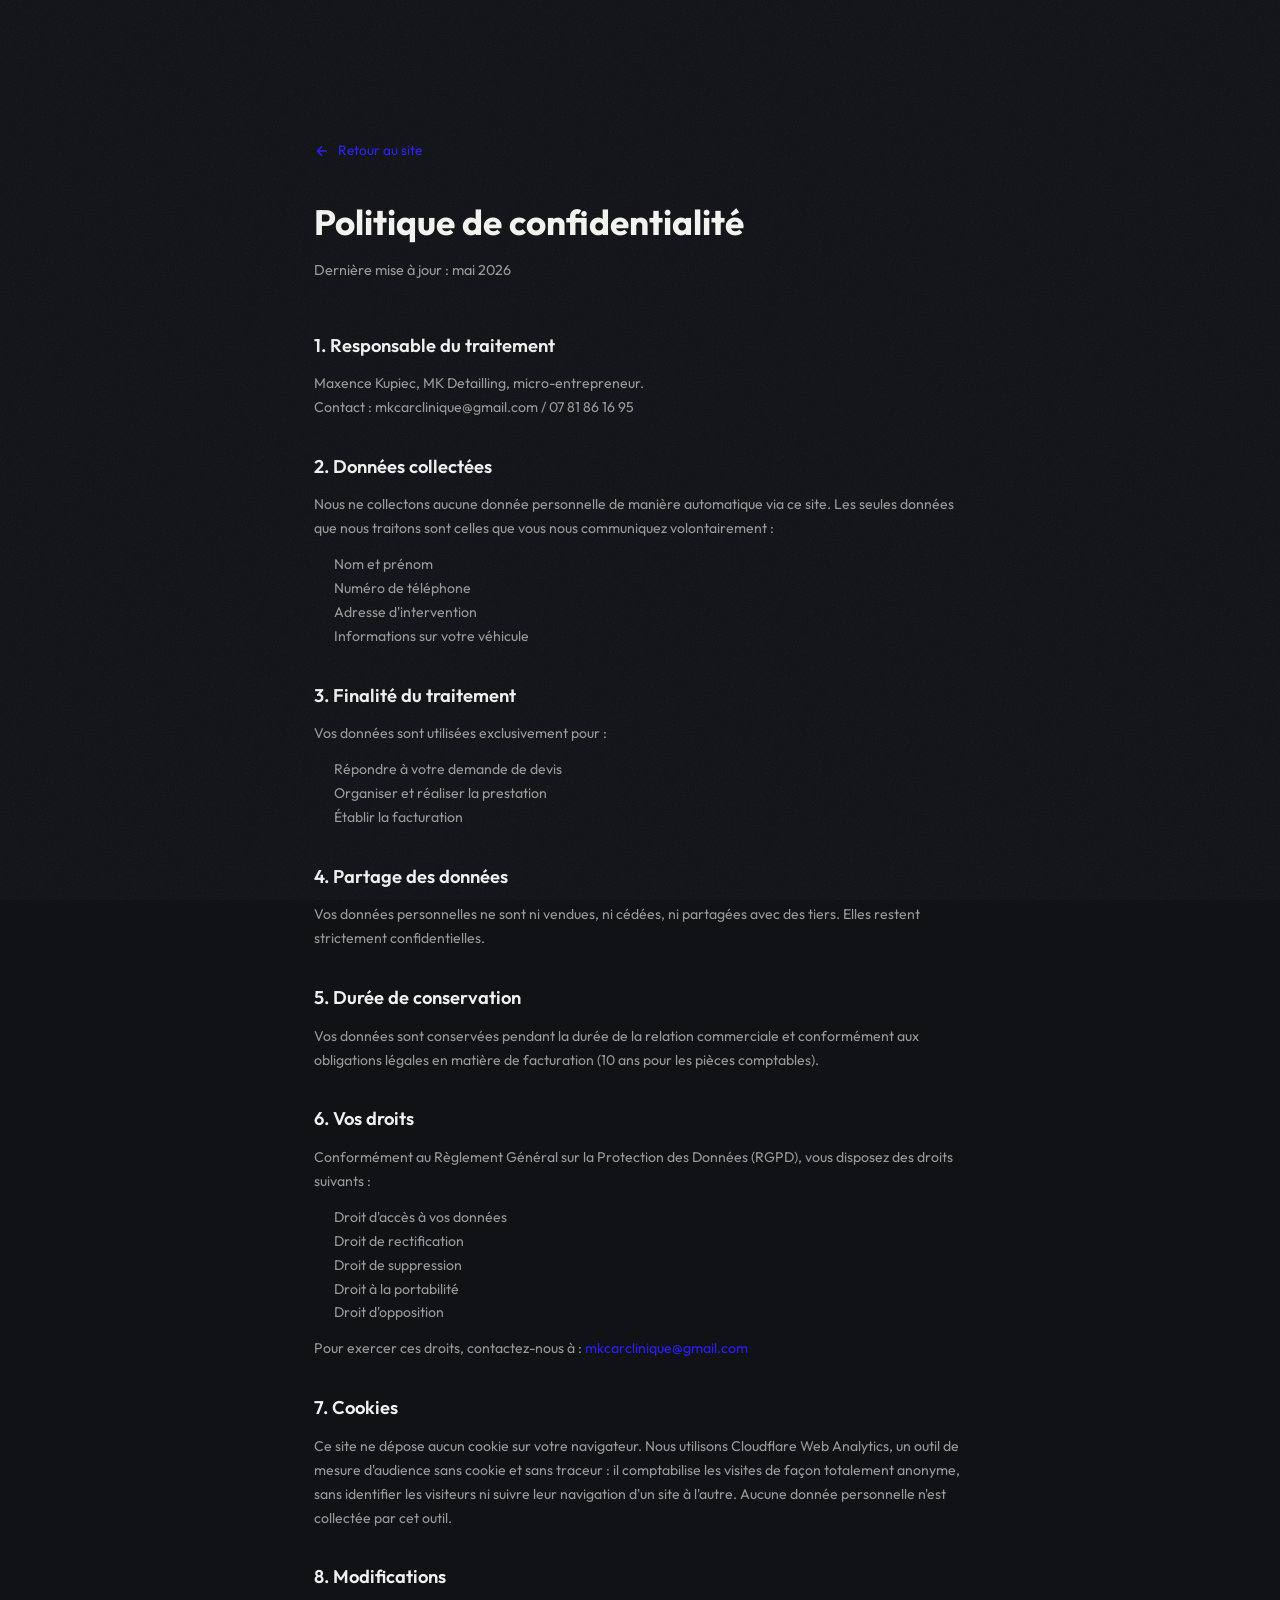
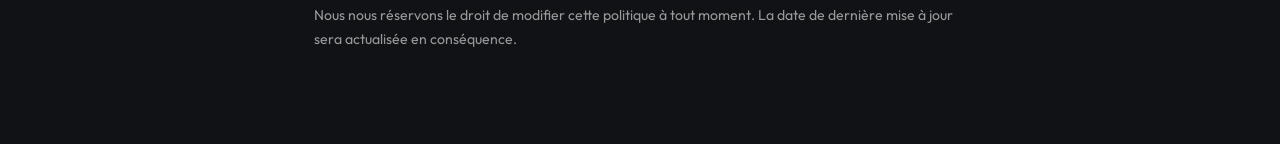
<file: confidentialite.html>
<!DOCTYPE html>
<html lang="fr">
<head>
    <meta charset="UTF-8">
    <meta name="viewport" content="width=device-width, initial-scale=1.0">
    <title>Politique de confidentialit&eacute; | MK Detailling</title>
    <link rel="icon" href="favicon.ico?v=3" type="image/x-icon">
    <link rel="preconnect" href="https://fonts.googleapis.com">
    <link rel="preconnect" href="https://fonts.gstatic.com" crossorigin>
    <link href="https://fonts.googleapis.com/css2?family=Outfit:wght@300;400;500;600;700;800&display=swap" rel="stylesheet">
    <link rel="stylesheet" href="css/style.css">
    <style>
        .legal-page { padding: 140px 24px 80px; max-width: 700px; margin: 0 auto; position: relative; z-index: 1; }
        .legal-page h1 { font-family: 'Outfit', sans-serif; font-size: 2.2rem; font-weight: 700; margin-bottom: 8px; }
        .legal-page .legal-sub { color: #999; font-size: 0.9rem; margin-bottom: 48px; }
        .legal-page h2 { font-family: 'Outfit', sans-serif; font-size: 1.15rem; font-weight: 600; margin: 32px 0 12px; color: #f0f0f0; }
        .legal-page p { color: #999; font-size: 0.88rem; line-height: 1.7; margin-bottom: 12px; }
        .legal-page ul { color: #999; font-size: 0.88rem; line-height: 1.7; margin-bottom: 12px; padding-left: 20px; }
        .legal-page a { color: #2b1dff; }
        .legal-back { display: inline-flex; align-items: center; gap: 8px; color: #999; font-size: 0.85rem; margin-bottom: 32px; transition: color 0.3s; }
        .legal-back:hover { color: #f0f0f0; }
    </style>
</head>
<body>
    <div class="legal-page">
        <a href="index.html" class="legal-back">
            <svg width="16" height="16" viewBox="0 0 24 24" fill="none" stroke="currentColor" stroke-width="2"><path d="M19 12H5M12 19l-7-7 7-7"/></svg>
            Retour au site
        </a>
        <h1>Politique de confidentialit&eacute;</h1>
        <p class="legal-sub">Derni&egrave;re mise &agrave; jour : mai 2026</p>

        <h2>1. Responsable du traitement</h2>
        <p>Maxence Kupiec, MK Detailling, micro-entrepreneur.<br>Contact : mkcarclinique@gmail.com / 07 81 86 16 95</p>

        <h2>2. Donn&eacute;es collect&eacute;es</h2>
        <p>Nous ne collectons aucune donn&eacute;e personnelle de mani&egrave;re automatique via ce site. Les seules donn&eacute;es que nous traitons sont celles que vous nous communiquez volontairement :</p>
        <ul>
            <li>Nom et pr&eacute;nom</li>
            <li>Num&eacute;ro de t&eacute;l&eacute;phone</li>
            <li>Adresse d'intervention</li>
            <li>Informations sur votre v&eacute;hicule</li>
        </ul>

        <h2>3. Finalit&eacute; du traitement</h2>
        <p>Vos donn&eacute;es sont utilis&eacute;es exclusivement pour :</p>
        <ul>
            <li>R&eacute;pondre &agrave; votre demande de devis</li>
            <li>Organiser et r&eacute;aliser la prestation</li>
            <li>&Eacute;tablir la facturation</li>
        </ul>

        <h2>4. Partage des donn&eacute;es</h2>
        <p>Vos donn&eacute;es personnelles ne sont ni vendues, ni c&eacute;d&eacute;es, ni partag&eacute;es avec des tiers. Elles restent strictement confidentielles.</p>

        <h2>5. Dur&eacute;e de conservation</h2>
        <p>Vos donn&eacute;es sont conserv&eacute;es pendant la dur&eacute;e de la relation commerciale et conform&eacute;ment aux obligations l&eacute;gales en mati&egrave;re de facturation (10 ans pour les pi&egrave;ces comptables).</p>

        <h2>6. Vos droits</h2>
        <p>Conform&eacute;ment au R&egrave;glement G&eacute;n&eacute;ral sur la Protection des Donn&eacute;es (RGPD), vous disposez des droits suivants :</p>
        <ul>
            <li>Droit d'acc&egrave;s &agrave; vos donn&eacute;es</li>
            <li>Droit de rectification</li>
            <li>Droit de suppression</li>
            <li>Droit &agrave; la portabilit&eacute;</li>
            <li>Droit d'opposition</li>
        </ul>
        <p>Pour exercer ces droits, contactez-nous &agrave; : <a href="mailto:mkcarclinique@gmail.com">mkcarclinique@gmail.com</a></p>

        <h2>7. Cookies</h2>
        <p>Ce site ne d&eacute;pose aucun cookie sur votre navigateur. Nous utilisons Cloudflare Web Analytics, un outil de mesure d'audience sans cookie et sans traceur : il comptabilise les visites de fa&ccedil;on totalement anonyme, sans identifier les visiteurs ni suivre leur navigation d'un site &agrave; l'autre. Aucune donn&eacute;e personnelle n'est collect&eacute;e par cet outil.</p>

        <h2>8. Modifications</h2>
        <p>Nous nous r&eacute;servons le droit de modifier cette politique &agrave; tout moment. La date de derni&egrave;re mise &agrave; jour sera actualis&eacute;e en cons&eacute;quence.</p>
    </div>
    <!-- Cloudflare Web Analytics --><script type='module' src='https://static.cloudflareinsights.com/beacon.min.js' data-cf-beacon='{"token": "f750d704157b46909b191bac05a2ff91"}'></script><!-- End Cloudflare Web Analytics -->
</body>
</html>
</file>
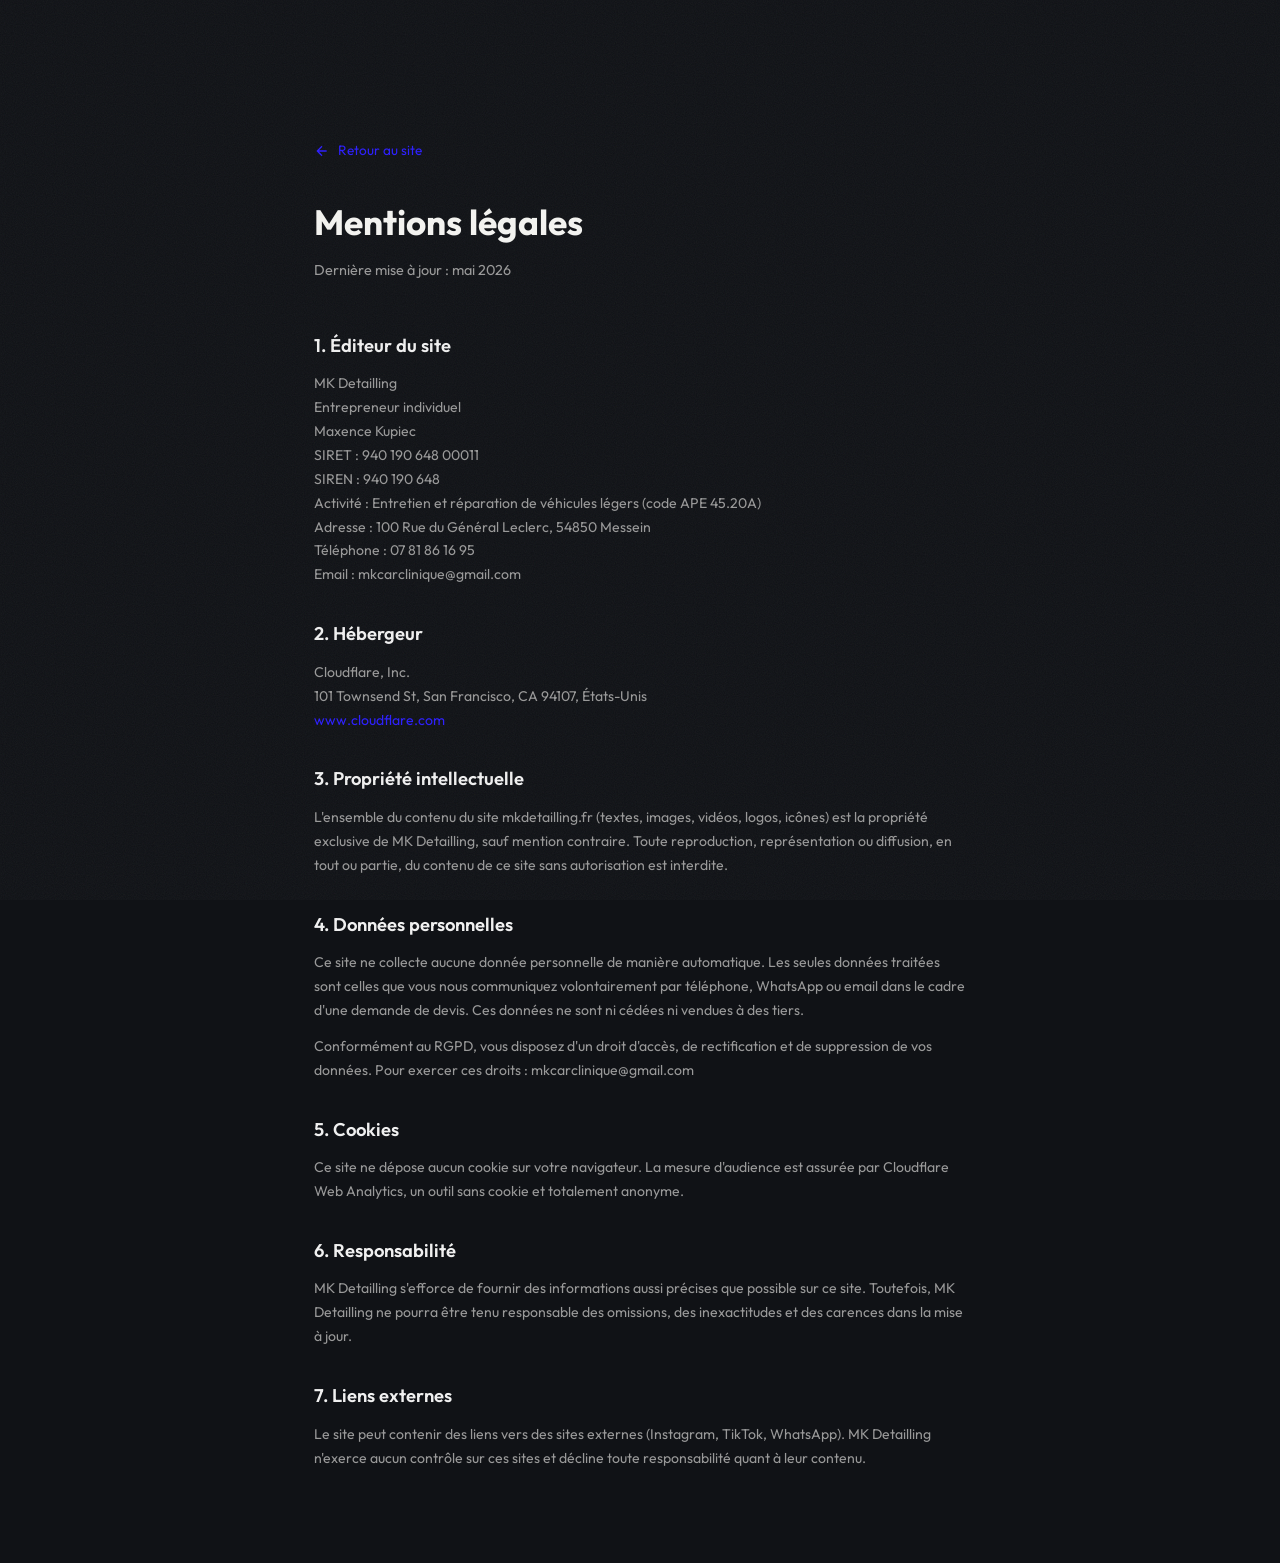
<file: mentions-legales.html>
<!DOCTYPE html>
<html lang="fr">
<head>
    <meta charset="UTF-8">
    <meta name="viewport" content="width=device-width, initial-scale=1.0">
    <title>Mentions L&eacute;gales | MK Detailling</title>
    <link rel="icon" href="favicon.ico?v=3" type="image/x-icon">
    <link rel="preconnect" href="https://fonts.googleapis.com">
    <link rel="preconnect" href="https://fonts.gstatic.com" crossorigin>
    <link href="https://fonts.googleapis.com/css2?family=Outfit:wght@300;400;500;600;700;800&display=swap" rel="stylesheet">
    <link rel="stylesheet" href="css/style.css">
    <style>
        .legal-page { padding: 140px 24px 80px; max-width: 700px; margin: 0 auto; position: relative; z-index: 1; }
        .legal-page h1 { font-family: 'Outfit', sans-serif; font-size: 2.2rem; font-weight: 700; margin-bottom: 8px; }
        .legal-page .legal-sub { color: #999; font-size: 0.9rem; margin-bottom: 48px; }
        .legal-page h2 { font-family: 'Outfit', sans-serif; font-size: 1.15rem; font-weight: 600; margin: 32px 0 12px; color: #f0f0f0; }
        .legal-page p { color: #999; font-size: 0.88rem; line-height: 1.7; margin-bottom: 12px; }
        .legal-page a { color: #2b1dff; }
        .legal-back { display: inline-flex; align-items: center; gap: 8px; color: #999; font-size: 0.85rem; margin-bottom: 32px; transition: color 0.3s; }
        .legal-back:hover { color: #f0f0f0; }
    </style>
</head>
<body>
    <div class="legal-page">
        <a href="index.html" class="legal-back">
            <svg width="16" height="16" viewBox="0 0 24 24" fill="none" stroke="currentColor" stroke-width="2"><path d="M19 12H5M12 19l-7-7 7-7"/></svg>
            Retour au site
        </a>
        <h1>Mentions l&eacute;gales</h1>
        <p class="legal-sub">Derni&egrave;re mise &agrave; jour : mai 2026</p>

        <h2>1. &Eacute;diteur du site</h2>
        <p>
            MK Detailling<br>
            Entrepreneur individuel<br>
            Maxence Kupiec<br>
            SIRET : 940 190 648 00011<br>
            SIREN : 940 190 648<br>
            Activit&eacute; : Entretien et r&eacute;paration de v&eacute;hicules l&eacute;gers (code APE 45.20A)<br>
            Adresse : 100 Rue du G&eacute;n&eacute;ral Leclerc, 54850 Messein<br>
            T&eacute;l&eacute;phone : 07 81 86 16 95<br>
            Email : mkcarclinique@gmail.com
        </p>

        <h2>2. H&eacute;bergeur</h2>
        <p>
            Cloudflare, Inc.<br>
            101 Townsend St, San Francisco, CA 94107, &Eacute;tats-Unis<br>
            <a href="https://www.cloudflare.com" target="_blank" rel="noopener">www.cloudflare.com</a>
        </p>

        <h2>3. Propri&eacute;t&eacute; intellectuelle</h2>
        <p>L'ensemble du contenu du site mkdetailling.fr (textes, images, vid&eacute;os, logos, ic&ocirc;nes) est la propri&eacute;t&eacute; exclusive de MK Detailling, sauf mention contraire. Toute reproduction, repr&eacute;sentation ou diffusion, en tout ou partie, du contenu de ce site sans autorisation est interdite.</p>

        <h2>4. Donn&eacute;es personnelles</h2>
        <p>Ce site ne collecte aucune donn&eacute;e personnelle de mani&egrave;re automatique. Les seules donn&eacute;es trait&eacute;es sont celles que vous nous communiquez volontairement par t&eacute;l&eacute;phone, WhatsApp ou email dans le cadre d'une demande de devis. Ces donn&eacute;es ne sont ni c&eacute;d&eacute;es ni vendues &agrave; des tiers.</p>
        <p>Conform&eacute;ment au RGPD, vous disposez d'un droit d'acc&egrave;s, de rectification et de suppression de vos donn&eacute;es. Pour exercer ces droits : mkcarclinique@gmail.com</p>

        <h2>5. Cookies</h2>
        <p>Ce site ne d&eacute;pose aucun cookie sur votre navigateur. La mesure d'audience est assur&eacute;e par Cloudflare Web Analytics, un outil sans cookie et totalement anonyme.</p>

        <h2>6. Responsabilit&eacute;</h2>
        <p>MK Detailling s'efforce de fournir des informations aussi pr&eacute;cises que possible sur ce site. Toutefois, MK Detailling ne pourra &ecirc;tre tenu responsable des omissions, des inexactitudes et des carences dans la mise &agrave; jour.</p>

        <h2>7. Liens externes</h2>
        <p>Le site peut contenir des liens vers des sites externes (Instagram, TikTok, WhatsApp). MK Detailling n'exerce aucun contr&ocirc;le sur ces sites et d&eacute;cline toute responsabilit&eacute; quant &agrave; leur contenu.</p>
    </div>
    <!-- Cloudflare Web Analytics --><script type='module' src='https://static.cloudflareinsights.com/beacon.min.js' data-cf-beacon='{"token": "f750d704157b46909b191bac05a2ff91"}'></script><!-- End Cloudflare Web Analytics -->
</body>
</html>
</file>
<file: css/style.css>
/* ============================
   MK Detailling - Premium Dark UI
   Fonts: Outfit (+ Dancing Script signature)
   Colors: anthracite #101216, bleu electrique #1a0cf0/#2b1dff
   ============================ */

*, *::before, *::after {
    margin: 0;
    padding: 0;
    box-sizing: border-box;
}

:root {
    --black: #07080c;
    --dark: #101216;
    --dark-2: #15171c;
    --dark-3: #1a1d22;
    --gray-1: #22262c;
    --gray-2: #2e333a;
    --gray-3: #444;
    --gray-4: #666;
    --gray-5: #999;
    --white: #f4f4f1;
    --white-soft: rgba(240,240,240,0.7);
    --orange: #2b1dff;
    --orange-soft: rgba(43,29,255,0.15);
    --orange-glow: rgba(43,29,255,0.35);
    --cyan: #7a6cff;
    --cyan-soft: rgba(122,108,255,0.15);
    --cyan-glow: rgba(122,108,255,0.35);
    --gradient: linear-gradient(135deg, var(--orange), var(--cyan));
    --glass-bg: rgba(255,255,255,0.03);
    --glass-border: rgba(255,255,255,0.06);
    --font-heading: 'Outfit', sans-serif;
    --font-body: 'Outfit', sans-serif;
    --font-accent: 'Outfit', sans-serif;
    --ease: cubic-bezier(0.16, 1, 0.3, 1);
    --ease-out: cubic-bezier(0.33, 1, 0.68, 1);
    --radius: 16px;
    --radius-sm: 10px;
}

html {
    scroll-behavior: smooth;
    scroll-padding-top: 80px;
}

body {
    font-family: var(--font-body);
    background: var(--dark);
    color: var(--white);
    line-height: 1.6;
    overflow-x: hidden;
    -webkit-font-smoothing: antialiased;
    -moz-osx-font-smoothing: grayscale;
    cursor: default;
}

::selection {
    background: var(--orange);
    color: var(--dark);
}

/* Scrollbar custom premium */
::-webkit-scrollbar {
    width: 10px;
}

::-webkit-scrollbar-track {
    background: var(--black);
}

::-webkit-scrollbar-thumb {
    background: linear-gradient(180deg, var(--gray-2), var(--gray-3));
    border-radius: 10px;
    border: 2px solid var(--black);
}

::-webkit-scrollbar-thumb:hover {
    background: linear-gradient(180deg, var(--orange), var(--cyan));
}

/* Focus clavier accessible */
:focus-visible {
    outline: 2px solid var(--cyan);
    outline-offset: 3px;
    border-radius: 4px;
}

a { text-decoration: none; color: inherit; }
ul { list-style: none; }
img { max-width: 100%; display: block; }

h1, h2, h3 { text-wrap: balance; }

.container {
    max-width: 1200px;
    margin: 0 auto;
    padding: 0 24px;
}

/* Toutes les sections au-dessus du fond */
section, footer, .marquee {
    position: relative;
    z-index: 1;
}

/* Séparateurs lumineux entre sections */
/* Séparateurs supprimés */

/* ============================
   LOADER - logo + zoom dans l'etoile
   ============================ */
.loader {
    position: fixed;
    inset: 0;
    z-index: 9999;
    background: radial-gradient(120% 100% at 50% 0%, #22262c 0%, #14161b 55%, #0a0b0e 100%);
    overflow: hidden;
}

.loader.hidden {
    pointer-events: none;
    visibility: hidden;
}

.loader-visual {
    position: absolute;
    inset: 0;
    display: flex;
    align-items: center;
    justify-content: center;
}

.loader-logo-wrap {
    position: relative;
    width: min(400px, 68vw);
    opacity: 0;
    transform: scale(0.94);
    transform-origin: 64.5% 52%;
    transition: opacity 0.8s var(--ease), transform 1.6s var(--ease);
    will-change: transform, opacity;
}

.loader.ready .loader-logo-wrap {
    opacity: 1;
    transform: scale(1);
}

.loader-logo {
    display: block;
    width: 100%;
    height: auto;
}

.loader-halo {
    position: absolute;
    left: 64.5%;
    top: 52%;
    width: 19%;
    aspect-ratio: 1;
    border-radius: 50%;
    background: radial-gradient(circle, rgba(130,145,255,0.55) 0%, rgba(77,63,255,0) 70%);
    transform: translate(-50%, -50%);
    animation: loaderHalo 1.7s ease-in-out infinite;
    pointer-events: none;
}

@keyframes loaderHalo {
    0%, 100% { transform: translate(-50%, -50%) scale(1); opacity: 0.4; }
    50% { transform: translate(-50%, -50%) scale(1.45); opacity: 0.9; }
}

.loader-bar {
    position: absolute;
    left: 50%;
    bottom: 44px;
    transform: translateX(-50%);
    width: 160px;
    height: 2px;
    background: rgba(255,255,255,0.18);
    border-radius: 2px;
    overflow: hidden;
    z-index: 2;
    transition: opacity 0.3s;
}

.loader-bar span {
    display: block;
    height: 100%;
    width: 0;
    background: #fff;
    transition: width 1.4s var(--ease-out);
}

.loader.ready .loader-bar span {
    width: 100%;
}

.loader.zoom .loader-logo-wrap {
    transition: transform 1s cubic-bezier(0.85, 0, 0.25, 1), opacity 0.38s ease 0.42s, filter 0.9s ease;
    opacity: 0;
    filter: blur(4px);
}

.loader.zoom .loader-bar,
.loader.zoom .loader-halo {
    opacity: 0;
}

.loader-flash {
    position: absolute;
    inset: 0;
    opacity: 0;
    pointer-events: none;
    background: radial-gradient(circle at var(--star-x, 53%) var(--star-y, 48%), #ffffff 0%, #6a6aff 40%, #1a0cf0 100%);
    transition: opacity 0.3s;
    z-index: 3;
}

.loader.flash .loader-flash {
    opacity: 1;
}

.loader.exit {
    animation: loaderFadeOut 0.45s var(--ease) forwards;
}

@keyframes loaderFadeOut {
    to { opacity: 0; }
}

/* ============================
   CUSTOM CURSOR
   ============================ */
@media (hover: hover) and (pointer: fine) {
    .cursor {
        width: 8px;
        height: 8px;
        background: var(--white);
        border-radius: 50%;
        position: fixed;
        top: 0;
        left: 0;
        pointer-events: none;
        z-index: 100000;
        transition: transform 0.1s, background 0.2s;
        mix-blend-mode: difference;
    }

    .cursor-follower {
        width: 36px;
        height: 36px;
        border: 1px solid rgba(255,255,255,0.3);
        border-radius: 50%;
        position: fixed;
        top: 0;
        left: 0;
        pointer-events: none;
        z-index: 100000;
        transition: transform 0.3s var(--ease), width 0.3s, height 0.3s, border-color 0.3s;
    }

    .cursor-follower.hover {
        width: 56px;
        height: 56px;
        border-color: var(--orange);
    }

    body { cursor: none; }
    a, button, .magnetic { cursor: none; }
}

/* ============================
   BACKGROUND SYSTEM
   ============================ */
.bg-system {
    position: fixed;
    inset: 0;
    z-index: 0;
    pointer-events: none;
    overflow: hidden;
}

/* Grid étendue sur tout le site */
.bg-grid {
    position: absolute;
    inset: 0;
    background-image:
        linear-gradient(rgba(255,255,255,0.02) 1px, transparent 1px),
        linear-gradient(90deg, rgba(255,255,255,0.02) 1px, transparent 1px);
    background-size: 80px 80px;
    opacity: 0.6;
}

/* Orbes de lumière ambiante */
.bg-orb {
    position: absolute;
    border-radius: 50%;
    filter: blur(100px);
    will-change: transform;
    transition: transform 0.1s linear;
}

.bg-orb-1 {
    width: 600px;
    height: 600px;
    background: radial-gradient(circle, rgba(43,29,255,0.12) 0%, transparent 70%);
    top: -200px;
    left: -100px;
    animation: orbFloat1 20s ease-in-out infinite;
}

.bg-orb-2 {
    width: 500px;
    height: 500px;
    background: radial-gradient(circle, rgba(122,108,255,0.10) 0%, transparent 70%);
    top: 40%;
    right: -150px;
    animation: orbFloat2 25s ease-in-out infinite;
}

.bg-orb-3 {
    width: 700px;
    height: 700px;
    background: radial-gradient(circle, rgba(43,29,255,0.08) 0%, transparent 70%);
    bottom: 20%;
    left: -200px;
    animation: orbFloat3 22s ease-in-out infinite;
}

.bg-orb-4 {
    width: 400px;
    height: 400px;
    background: radial-gradient(circle, rgba(122,108,255,0.07) 0%, transparent 70%);
    bottom: -100px;
    right: 10%;
    animation: orbFloat4 18s ease-in-out infinite;
}

@keyframes orbFloat1 {
    0%, 100% { transform: translate(0, 0); }
    25% { transform: translate(80px, 120px); }
    50% { transform: translate(40px, 60px); }
    75% { transform: translate(-40px, 80px); }
}

@keyframes orbFloat2 {
    0%, 100% { transform: translate(0, 0); }
    25% { transform: translate(-60px, -80px); }
    50% { transform: translate(-100px, 40px); }
    75% { transform: translate(30px, -60px); }
}

@keyframes orbFloat3 {
    0%, 100% { transform: translate(0, 0); }
    25% { transform: translate(100px, -40px); }
    50% { transform: translate(60px, -80px); }
    75% { transform: translate(-30px, -20px); }
}

@keyframes orbFloat4 {
    0%, 100% { transform: translate(0, 0); }
    25% { transform: translate(-50px, 60px); }
    50% { transform: translate(30px, -40px); }
    75% { transform: translate(-80px, 20px); }
}

/* Particules */
.bg-particles {
    position: absolute;
    inset: 0;
}

.particle {
    position: absolute;
    width: 2px;
    height: 2px;
    background: rgba(255,255,255,0.15);
    border-radius: 50%;
    animation: particleDrift linear infinite;
}

@keyframes particleDrift {
    0% { transform: translateY(0) translateX(0); opacity: 0; }
    10% { opacity: 1; }
    90% { opacity: 1; }
    100% { transform: translateY(-100vh) translateX(40px); opacity: 0; }
}

/* Grain overlay */
.grain {
    position: fixed;
    inset: 0;
    z-index: 9998;
    pointer-events: none;
    opacity: 0.04;
    background-image: url("data:image/svg+xml,%3Csvg viewBox='0 0 256 256' xmlns='http://www.w3.org/2000/svg'%3E%3Cfilter id='noise'%3E%3CfeTurbulence type='fractalNoise' baseFrequency='0.9' numOctaves='4' stitchTiles='stitch'/%3E%3C/filter%3E%3Crect width='100%25' height='100%25' filter='url(%23noise)'/%3E%3C/svg%3E");
    background-repeat: repeat;
}

/* ============================
   SECTION HEADER
   ============================ */
.section-header {
    text-align: center;
    margin-bottom: 32px;
}

.section-tag {
    font-family: var(--font-accent);
    font-size: 0.9rem;
    letter-spacing: 4px;
    text-transform: uppercase;
    color: var(--gray-5);
    display: block;
    margin-bottom: 12px;
}

.section-title {
    font-family: var(--font-heading);
    font-size: clamp(2rem, 5vw, 3.4rem);
    font-weight: 700;
    letter-spacing: -1.5px;
    line-height: 1.08;
    margin-bottom: 16px;
    text-shadow: 0 2px 20px rgba(0,0,0,0.4);
}

.accent {
    background: var(--gradient);
    -webkit-background-clip: text;
    -webkit-text-fill-color: transparent;
    background-clip: text;
    filter: drop-shadow(0 0 24px rgba(43,29,255,0.15));
    text-shadow: none;
}

.accent-animated {
    background: linear-gradient(90deg, var(--orange), var(--cyan), var(--orange), var(--cyan));
    background-size: 300% 100%;
    -webkit-background-clip: text;
    -webkit-text-fill-color: transparent;
    background-clip: text;
    animation: gradientText 4s ease infinite;
    filter: drop-shadow(0 0 20px rgba(43,29,255,0.3));
    text-shadow: none;
}

@keyframes gradientText {
    0% { background-position: 0% 50%; }
    50% { background-position: 100% 50%; }
    100% { background-position: 0% 50%; }
}

.section-subtitle {
    color: var(--gray-5);
    font-size: 1.02rem;
    font-weight: 300;
    line-height: 1.7;
    letter-spacing: 0.1px;
    max-width: 520px;
    margin: 0 auto;
}

/* ============================
   GLASS
   ============================ */
.glass {
    background: var(--glass-bg);
    border: 1px solid var(--glass-border);
    backdrop-filter: blur(12px);
    -webkit-backdrop-filter: blur(12px);
}

/* ============================
   BUTTONS
   ============================ */
.btn {
    display: inline-flex;
    align-items: center;
    gap: 10px;
    padding: 16px 32px;
    border-radius: 60px;
    font-family: var(--font-heading);
    font-size: 0.95rem;
    font-weight: 600;
    letter-spacing: 0.3px;
    border: none;
    cursor: pointer;
    transition: all 0.4s var(--ease);
    position: relative;
    overflow: hidden;
}

.btn-primary {
    background: var(--orange);
    color: var(--white);
}

.btn-primary::before {
    content: '';
    position: absolute;
    inset: 0;
    background: linear-gradient(135deg, #1a0cf0, #4d3fff);
    opacity: 0;
    transition: opacity 0.4s;
}

.btn-primary:hover::before { opacity: 1; }

/* Reflet lumineux qui balaie le bouton */
.btn-primary::after {
    content: '';
    position: absolute;
    top: 0;
    left: -80%;
    width: 50%;
    height: 100%;
    background: linear-gradient(105deg, transparent, rgba(255,255,255,0.35), transparent);
    transform: skewX(-20deg);
    animation: btnShine 3.5s var(--ease) infinite;
    z-index: 1;
}

@keyframes btnShine {
    0%, 55% { left: -80%; }
    100% { left: 160%; }
}

.btn-primary:hover {
    transform: translateY(-2px) scale(1.02);
    box-shadow: 0 12px 40px var(--orange-glow), 0 4px 12px rgba(43,29,255,0.25);
}

.btn-primary:active {
    transform: translateY(0) scale(0.98);
    transition-duration: 0.1s;
}

.btn-primary span, .btn-primary svg { position: relative; z-index: 2; }

.btn-ghost {
    background: rgba(255,255,255,0.03);
    backdrop-filter: blur(8px);
    -webkit-backdrop-filter: blur(8px);
    color: var(--white);
    border: 1px solid var(--gray-2);
    padding: 15px 31px;
}

.btn-ghost:hover {
    border-color: rgba(255,255,255,0.5);
    background: rgba(255,255,255,0.06);
    transform: translateY(-2px);
    box-shadow: 0 8px 30px rgba(0,0,0,0.35);
}

.btn-ghost:active {
    transform: translateY(0) scale(0.98);
    transition-duration: 0.1s;
}

/* ============================
   NAVBAR
   ============================ */
.navbar {
    position: fixed;
    top: 0;
    left: 0;
    right: 0;
    z-index: 1000;
    padding: 0;
    transition: all 0.5s var(--ease);
}

.navbar.scrolled {
    background: rgba(5, 5, 5, 0.15);
    backdrop-filter: blur(20px);
    -webkit-backdrop-filter: blur(20px);
    border-bottom: 1px solid rgba(255,255,255,0.03);
}

.nav-container {
    max-width: 1200px;
    margin: 0 auto;
    padding: 0 24px;
    display: flex;
    align-items: center;
    justify-content: space-between;
    height: 110px;
}

.nav-logo img {
    height: 54px;
    width: auto;
    transition: opacity 0.3s;
}

.nav-logo:hover img { opacity: 0.8; }

.nav-links {
    display: flex;
    gap: 40px;
}

.nav-links a {
    font-family: var(--font-heading);
    font-size: 0.88rem;
    font-weight: 500;
    letter-spacing: 0.5px;
    color: var(--gray-5);
    transition: color 0.3s;
    position: relative;
    overflow: hidden;
}

.nav-links a::after {
    content: '';
    position: absolute;
    bottom: -3px;
    left: 0;
    width: 0;
    height: 1.5px;
    border-radius: 2px;
    background: var(--gradient);
    transition: width 0.45s var(--ease);
}

.nav-links a:hover,
.nav-links a.active {
    color: var(--white);
}

.nav-links a:hover::after,
.nav-links a.active::after {
    width: 100%;
}

.nav-cta {
    display: flex;
    align-items: center;
    gap: 8px;
    font-family: var(--font-heading);
    font-size: 0.85rem;
    font-weight: 600;
    letter-spacing: 0.5px;
    padding: 10px 24px;
    border: 1px solid var(--gray-2);
    border-radius: 60px;
    color: var(--white);
    transition: all 0.4s var(--ease);
}

.nav-cta:hover {
    border-color: transparent;
    background: linear-gradient(var(--dark), var(--dark)) padding-box,
                var(--gradient) border-box;
    border: 1px solid transparent;
    color: var(--white);
    box-shadow: 0 0 24px var(--orange-glow);
    transform: translateY(-1px);
}

.nav-cta svg {
    transition: transform 0.35s var(--ease);
}

.nav-cta:hover svg {
    transform: translate(2px, -2px);
}

.nav-toggle {
    display: none;
    flex-direction: column;
    gap: 6px;
    background: none;
    border: none;
    cursor: pointer;
    padding: 8px;
    width: 36px;
}

.nav-toggle span {
    display: block;
    height: 1.5px;
    background: var(--white);
    transition: all 0.4s var(--ease);
    transform-origin: center;
}

.nav-toggle.open span:first-child {
    transform: rotate(45deg) translate(2.5px, 2.5px);
}

.nav-toggle.open span:last-child {
    transform: rotate(-45deg) translate(2.5px, -2.5px);
}

/* ============================
   HERO
   ============================ */
.hero {
    position: relative;
    min-height: 100vh;
    display: flex;
    align-items: center;
    justify-content: center;
    overflow: hidden;
}

/* Wall de 3 vidéos côte à côte */
.hero-video-wall {
    position: absolute;
    inset: 0;
    display: grid;
    grid-template-columns: 1fr 1fr 1fr;
    z-index: 0;
    overflow: hidden;
}

.hero-video-wall video {
    width: 100%;
    height: 100%;
    object-fit: cover;
    filter: brightness(0.3) saturate(1.15);
}

.hero-video-wall video:nth-child(2) {
    filter: brightness(0.35) saturate(1.2);
}

.hero-video-wall video:nth-child(3) {
    filter: brightness(0.3) saturate(1.15);
}

.hero-video-overlay {
    position: absolute;
    inset: 0;
    z-index: 1;
    background:
        radial-gradient(ellipse 70% 60% at center, rgba(5,5,5,0.4) 0%, rgba(5,5,5,0.75) 80%, var(--dark) 100%),
        linear-gradient(180deg, rgba(5,5,5,0.3) 0%, transparent 40%, rgba(5,5,5,0.85) 100%);
}

/* Fondu horizontal entre les 3 vidéos (masque les jointures) */
.hero-video-wall::before {
    content: '';
    position: absolute;
    inset: 0;
    z-index: 2;
    pointer-events: none;
    background:
        linear-gradient(90deg,
            transparent 0%,
            transparent 28%,
            rgba(10,10,10,0.5) 33.33%,
            transparent 38%,
            transparent 62%,
            rgba(10,10,10,0.5) 66.66%,
            transparent 72%,
            transparent 100%
        );
    filter: blur(30px);
}

.hero-video-wall video {
    mask-image: linear-gradient(90deg, transparent 0%, black 8%, black 92%, transparent 100%);
    -webkit-mask-image: linear-gradient(90deg, transparent 0%, black 8%, black 92%, transparent 100%);
}

.hero-video-wall video:first-child {
    mask-image: linear-gradient(90deg, black 0%, black 92%, transparent 100%);
    -webkit-mask-image: linear-gradient(90deg, black 0%, black 92%, transparent 100%);
}

.hero-video-wall video:last-child {
    mask-image: linear-gradient(90deg, transparent 0%, black 8%, black 100%);
    -webkit-mask-image: linear-gradient(90deg, transparent 0%, black 8%, black 100%);
}

@media (max-width: 768px) {
    .hero-video-wall {
        grid-template-columns: 1fr;
    }
    .hero-video-wall video:nth-child(2),
    .hero-video-wall video:nth-child(3) {
        display: none;
    }
    .hero-video-wall::before,
    .hero-video-wall::after {
        display: none;
    }
}

.hero-bg {
    position: absolute;
    inset: 0;
    z-index: 1;
}

.hero-gradient {
    position: absolute;
    inset: 0;
    background:
        radial-gradient(ellipse 60% 50% at 20% 50%, var(--orange-glow) 0%, transparent 70%),
        radial-gradient(ellipse 60% 50% at 80% 60%, var(--cyan-glow) 0%, transparent 70%);
    opacity: 0.4;
    animation: gradientShift 8s ease-in-out infinite alternate;
}

@keyframes gradientShift {
    0% { opacity: 0.3; transform: scale(1); }
    100% { opacity: 0.5; transform: scale(1.05); }
}

/* hero-grid-pattern supprimé - grid globale via bg-system */

.hero-content {
    position: relative;
    z-index: 2;
    text-align: center;
    padding: 100px 24px 0;
    max-width: 900px;
}

.hero-badge {
    display: inline-flex;
    align-items: center;
    gap: 8px;
    padding: 10px 22px;
    border-radius: 60px;
    background: rgba(10,10,10,0.5);
    backdrop-filter: blur(12px);
    -webkit-backdrop-filter: blur(12px);
    border: 1px solid rgba(255,255,255,0.12);
    font-size: 0.8rem;
    font-weight: 500;
    color: rgba(240,240,240,0.95);
    letter-spacing: 0.5px;
    margin-bottom: 32px;
    box-shadow: 0 4px 20px rgba(0,0,0,0.4);
}

.pulse-dot {
    width: 8px;
    height: 8px;
    border-radius: 50%;
    background: #22c55e;
    animation: pulseDot 2s infinite;
}

@keyframes pulseDot {
    0%, 100% { box-shadow: 0 0 0 0 rgba(34,197,94,0.5); }
    50% { box-shadow: 0 0 0 6px rgba(34,197,94,0); }
}

.hero-title {
    font-family: var(--font-heading);
    font-size: clamp(2.4rem, 6vw, 4.8rem);
    font-weight: 700;
    line-height: 1.05;
    letter-spacing: -2px;
    margin-bottom: 24px;
    text-shadow: 0 4px 30px rgba(0,0,0,0.5), 0 2px 8px rgba(0,0,0,0.4);
}

.hero-title .line {
    display: block;
    overflow: hidden;
    padding-bottom: 0.08em;
    margin-bottom: -0.08em;
}

/* Révélation ligne par ligne, façon éditoriale */
.hero-title .word {
    display: inline-block;
    transform: translateY(115%);
    transition: transform 1s var(--ease);
}

.hero-title.revealed .word {
    transform: translateY(0);
}

.hero-title.revealed .line:nth-child(2) .word {
    transition-delay: 0.14s;
}

.hero-title.revealed .line:nth-child(3) .word {
    transition-delay: 0.28s;
}

.hero-title .word {
    display: inline-block;
}

.hero-slogan {
    font-family: var(--font-body);
    font-size: 1.05rem;
    font-weight: 400;
    color: rgba(240,240,240,0.85);
    margin-bottom: 48px;
    letter-spacing: 0.3px;
    text-shadow: 0 2px 12px rgba(0,0,0,0.6);
}

.hero-ctas {
    display: flex;
    gap: 16px;
    justify-content: center;
    flex-wrap: wrap;
    margin-bottom: 80px;
}

.hero-scroll-indicator {
    display: flex;
    flex-direction: column;
    align-items: center;
    gap: 8px;
    color: var(--gray-4);
    font-size: 0.7rem;
    font-weight: 500;
    letter-spacing: 3px;
    text-transform: uppercase;
}

.scroll-line {
    width: 1px;
    height: 48px;
    background: linear-gradient(to bottom, var(--gray-4), transparent);
    animation: scrollLine 2s ease-in-out infinite;
}

@keyframes scrollLine {
    0% { transform: scaleY(0); transform-origin: top; }
    50% { transform: scaleY(1); transform-origin: top; }
    51% { transform-origin: bottom; }
    100% { transform: scaleY(0); transform-origin: bottom; }
}

/* ============================
   MARQUEE
   ============================ */
.marquee {
    padding: 20px 0;
    background: rgba(10,10,10,0.5);
    backdrop-filter: blur(8px);
    -webkit-backdrop-filter: blur(8px);
    border-top: 1px solid var(--glass-border);
    border-bottom: 1px solid var(--glass-border);
    overflow: hidden;
    mask-image: linear-gradient(90deg, transparent, black 10%, black 90%, transparent);
    -webkit-mask-image: linear-gradient(90deg, transparent, black 10%, black 90%, transparent);
}

.marquee:hover .marquee-track {
    animation-play-state: paused;
}

.marquee-track {
    display: flex;
    gap: 32px;
    white-space: nowrap;
    animation: marquee 25s linear infinite;
    font-family: var(--font-accent);
    font-size: 1rem;
    letter-spacing: 4px;
    color: var(--gray-4);
}

.marquee-track .separator {
    color: var(--orange);
}

.marquee-star {
    color: var(--orange);
    font-size: 0.8rem;
}

@keyframes marquee {
    0% { transform: translateX(0); }
    100% { transform: translateX(-50%); }
}

/* ============================
   TRUST BAR
   ============================ */
.trust-bar {
    padding: 24px 0;
    position: relative;
    z-index: 1;
}

.trust-badges {
    display: flex;
    justify-content: center;
    gap: 16px;
    flex-wrap: wrap;
}

.trust-badge {
    display: flex;
    align-items: center;
    gap: 12px;
    padding: 12px 20px;
    border-radius: 60px;
    transition: all 0.3s var(--ease);
}

.trust-badge:hover {
    border-color: rgba(255,255,255,0.1);
    transform: translateY(-2px);
}

.trust-logo {
    width: 32px;
    height: 32px;
    border-radius: 50%;
    display: flex;
    align-items: center;
    justify-content: center;
    flex-shrink: 0;
}

.trustpilot-logo {
    background: rgba(0,182,122,0.1);
}

.google-logo {
    background: rgba(255,255,255,0.05);
}

.trust-stars {
    display: flex;
    gap: 2px;
    margin-bottom: 2px;
}

.trust-text {
    font-size: 0.75rem;
    color: var(--gray-5);
    font-weight: 300;
}

.trust-text strong {
    color: var(--white);
    font-weight: 600;
}

@media (max-width: 768px) {
    .trust-badges {
        flex-direction: column;
        align-items: center;
    }
}

/* ============================
   SERVICES
   ============================ */
.services {
    padding: 56px 0;
    background: transparent;
}

.services-grid {
    display: grid;
    grid-template-columns: repeat(3, 1fr);
    gap: 20px;
    margin-bottom: 48px;
}

.service-card {
    border-radius: var(--radius);
    padding: 36px 28px;
    position: relative;
    overflow: hidden;
    transition: all 0.5s var(--ease);
    --mx: 50%;
    --my: 50%;
}

/* Spotlight qui suit le curseur */
.service-card .card-spotlight {
    content: '';
    position: absolute;
    inset: 0;
    background: radial-gradient(360px circle at var(--mx) var(--my), rgba(255,255,255,0.05), transparent 65%);
    opacity: 0;
    transition: opacity 0.4s;
    pointer-events: none;
    z-index: 0;
}

.service-card:hover .card-spotlight {
    opacity: 1;
}

.service-card > *:not(.card-spotlight) {
    position: relative;
    z-index: 1;
}

.service-card:hover {
    transform: translateY(-8px);
    border-color: rgba(255,255,255,0.1);
    box-shadow: 0 24px 64px rgba(0,0,0,0.4);
}

/* Carte bleue (intérieur / extérieur) */
.service-card.cyan-card .service-icon-wrap {
    color: var(--cyan);
}

.service-card.cyan-card:hover {
    border-color: rgba(122,108,255,0.25);
    box-shadow: 0 24px 64px rgba(122,108,255,0.08);
}

.service-card.cyan-card:hover .service-icon-wrap {
    background: var(--cyan);
    color: var(--dark);
}

.service-card.cyan-card li::before {
    background: var(--cyan);
}

.service-card.cyan-card .service-link:hover {
    border-color: var(--cyan);
    color: var(--cyan);
}

/* Carte orange (prestation complète) */
.service-card.featured {
    border-color: rgba(43,29,255,0.2);
    background: linear-gradient(180deg, rgba(43,29,255,0.06) 0%, var(--glass-bg) 100%);
}

.service-card.featured:hover {
    border-color: rgba(43,29,255,0.4);
    box-shadow: 0 24px 64px rgba(43,29,255,0.1);
}

.service-number {
    font-family: var(--font-heading);
    font-size: 4rem;
    font-weight: 700;
    color: rgba(255,255,255,0.03);
    position: absolute;
    top: 12px;
    right: 20px;
    line-height: 1;
}

.featured-tag {
    display: inline-block;
    font-family: var(--font-heading);
    font-size: 0.65rem;
    font-weight: 700;
    letter-spacing: 2px;
    padding: 4px 12px;
    border-radius: 60px;
    background: var(--orange-soft);
    color: var(--orange);
    margin-bottom: 20px;
}

.service-icon-wrap {
    min-width: 56px;
    height: 56px;
    padding: 0 16px;
    border-radius: 14px;
    background: var(--gray-1);
    display: inline-flex;
    align-items: center;
    justify-content: center;
    margin-bottom: 24px;
    color: var(--orange);
    transition: all 0.4s var(--ease);
}

.service-card.featured .service-icon-wrap {
    background: var(--orange-soft);
    padding: 0 20px;
    border: 1px solid rgba(43,29,255,0.3);
    animation: glowPulse 2.5s ease-in-out infinite;
}

@keyframes glowPulse {
    0%, 100% { box-shadow: 0 0 15px var(--orange-glow), 0 0 30px rgba(43,29,255,0.1); }
    50% { box-shadow: 0 0 25px var(--orange-glow), 0 0 50px rgba(43,29,255,0.2); }
}

.service-card:hover .service-icon-wrap {
    background: var(--orange);
    color: var(--white);
}

.service-tag-wrap {
    margin-bottom: 24px;
}

.service-tag {
    display: inline-block;
    font-family: var(--font-heading);
    font-size: 0.95rem;
    font-weight: 600;
    letter-spacing: 0.5px;
    padding: 10px 24px;
    border-radius: 60px;
    background: var(--gray-1);
    color: var(--cyan);
    border: 1px solid rgba(122,108,255,0.15);
    transition: all 0.4s var(--ease);
}

.service-card:hover .service-tag {
    background: var(--cyan-soft);
    border-color: rgba(122,108,255,0.3);
}

.featured-service-tag {
    color: var(--orange);
    border-color: rgba(43,29,255,0.3);
    background: var(--orange-soft);
    animation: glowPulse 2.5s ease-in-out infinite;
}

.service-card:hover .featured-service-tag {
    background: rgba(43,29,255,0.2);
    border-color: rgba(43,29,255,0.5);
}

.service-card h3 {
    font-family: var(--font-heading);
    font-size: 1.3rem;
    font-weight: 600;
    margin-bottom: 20px;
    letter-spacing: -0.3px;
}

.service-card ul {
    margin-bottom: 28px;
}

.service-card li {
    padding: 8px 0;
    color: var(--gray-5);
    font-size: 0.9rem;
    font-weight: 400;
    border-bottom: 1px solid rgba(255,255,255,0.04);
    display: flex;
    align-items: center;
    gap: 10px;
}

.service-card li::before {
    content: '';
    width: 4px;
    height: 4px;
    border-radius: 50%;
    background: var(--orange);
    flex-shrink: 0;
}

.service-card.featured li::before {
    background: var(--cyan);
}

/* Description texte (prestation complète) */
.service-description {
    color: var(--gray-5);
    font-size: 0.95rem;
    font-weight: 400;
    line-height: 1.6;
    margin-bottom: 20px;
}

/* Encadré "Ce qui est possible" */
.service-includes {
    background: rgba(255,255,255,0.03);
    border: 1px solid rgba(255,255,255,0.06);
    border-radius: var(--radius-sm);
    padding: 16px 20px;
    margin-bottom: 24px;
}

.includes-label {
    display: block;
    font-family: var(--font-heading);
    font-size: 0.75rem;
    font-weight: 600;
    letter-spacing: 0.5px;
    color: var(--gray-4);
    margin-bottom: 12px;
    text-transform: uppercase;
}

.service-includes ul {
    margin-bottom: 0;
}

/* Prix */
.service-price {
    text-align: center;
    margin-bottom: 20px;
    padding: 12px 0;
    border-top: 1px solid rgba(255,255,255,0.05);
}

.price-range {
    display: block;
    font-family: var(--font-heading);
    font-size: 1.5rem;
    font-weight: 700;
    color: var(--cyan);
    letter-spacing: -0.5px;
    margin-bottom: 2px;
    font-variant-numeric: tabular-nums;
    text-shadow: 0 0 24px rgba(122,108,255,0.25);
    transition: text-shadow 0.4s;
}

.service-card:hover .price-range {
    text-shadow: 0 0 32px rgba(122,108,255,0.45);
}

.service-card:hover .featured-price {
    text-shadow: 0 0 32px rgba(43,29,255,0.45);
}

.featured-price {
    color: var(--orange);
    text-shadow: 0 0 24px rgba(43,29,255,0.25);
}

.price-note {
    font-size: 0.75rem;
    color: var(--gray-4);
    font-weight: 300;
}

.service-footer {
    display: flex;
    align-items: center;
    justify-content: space-between;
}

.service-badge {
    font-family: var(--font-heading);
    font-size: 0.85rem;
    font-weight: 600;
    color: var(--gray-5);
    letter-spacing: 0.5px;
}

.service-link {
    width: 40px;
    height: 40px;
    border-radius: 50%;
    border: 1px solid var(--gray-2);
    display: flex;
    align-items: center;
    justify-content: center;
    color: var(--gray-5);
    transition: all 0.3s var(--ease);
}

.service-link:hover {
    border-color: var(--orange);
    color: var(--orange);
    transform: rotate(0deg);
}

.services-note {
    text-align: center;
    color: var(--gray-4);
    font-size: 0.9rem;
    font-weight: 300;
}

/* ============================
   ZONES
   ============================ */
.zones {
    padding: 56px 0;
    background: transparent;
}


/* ============================
   PARCOURS CLIENT
   ============================ */
.parcours {
    padding: 56px 0;
    background: transparent;
}

.parcours-timeline {
    position: relative;
    max-width: 640px;
    margin: 0 auto;
}

/* Ligne verticale qui se dessine au scroll */
.timeline-line {
    position: absolute;
    left: 28px;
    top: 0;
    bottom: 0;
    width: 2px;
    background: transparent;
    z-index: 0;
}

.timeline-line::after {
    content: '';
    position: absolute;
    top: 0;
    left: 0;
    width: 100%;
    height: var(--progress, 0%);
    background: linear-gradient(180deg, var(--orange), var(--cyan));
    box-shadow: 0 0 12px var(--orange-glow), 0 0 24px rgba(43,29,255,0.1);
    border-radius: 2px;
}

/* Steps */
.parcours-step {
    display: flex;
    align-items: flex-start;
    gap: 24px;
    margin-bottom: 32px;
    position: relative;
    opacity: 0;
    transform: translateY(20px);
    filter: blur(6px);
    transition: opacity 0.7s var(--ease), transform 0.7s var(--ease), filter 0.7s var(--ease);
}

.parcours-step.step-active {
    opacity: 1;
    transform: translateY(0);
    filter: blur(0);
}

.parcours-step:last-child {
    margin-bottom: 0;
}

/* Numéro avec icône auto */
.step-number {
    width: 56px;
    height: 56px;
    border-radius: 50%;
    background: var(--gray-1);
    border: 2px solid var(--gray-3);
    display: flex;
    align-items: center;
    justify-content: center;
    flex-shrink: 0;
    position: relative;
    z-index: 2;
    transition: all 0.5s var(--ease);
}

.step-active .step-number {
    border-color: var(--orange);
    box-shadow: 0 0 20px var(--orange-glow);
    background: var(--dark);
}

.step-active:nth-child(even) .step-number {
    border-color: var(--cyan);
    box-shadow: 0 0 20px var(--cyan-glow);
}

.step-number svg {
    color: var(--gray-4);
    transition: color 0.5s var(--ease);
}

.step-active .step-number svg {
    color: var(--orange);
}

.step-active:nth-child(even) .step-number svg {
    color: var(--cyan);
}

/* Contenu */
.step-content {
    flex: 1;
    border-radius: var(--radius-sm);
    padding: 20px 24px;
    transition: all 0.4s var(--ease);
    position: relative;
}

.step-active .step-content {
    border-color: rgba(255,255,255,0.08);
}

.step-content:hover {
    border-color: rgba(255,255,255,0.12);
    transform: translateX(4px);
}

.step-tag {
    display: inline-block;
    font-family: var(--font-heading);
    font-size: 0.65rem;
    font-weight: 700;
    letter-spacing: 2px;
    text-transform: uppercase;
    color: var(--gray-4);
    margin-bottom: 8px;
    transition: color 0.4s;
}

.step-active .step-tag {
    color: var(--orange);
}

.step-active:nth-child(even) .step-tag {
    color: var(--cyan);
}

.step-content h3 {
    font-family: var(--font-heading);
    font-size: 1.15rem;
    font-weight: 600;
    margin-bottom: 6px;
}

.step-content p {
    color: var(--gray-5);
    font-size: 0.88rem;
    font-weight: 300;
    line-height: 1.6;
}

@media (max-width: 768px) {
    .parcours-timeline {
        max-width: 100%;
    }

    .step-number {
        width: 44px;
        height: 44px;
    }

    .timeline-line {
        left: 22px;
    }

    .step-content {
        padding: 16px 18px;
    }
}

/* Zone pin icon */
.zone-pin {
    color: var(--cyan);
    margin-bottom: 16px;
}

/* CTA FAQ zone */
.zone-faq {
    text-align: center;
    margin-top: 32px;
}

.zone-faq-link {
    display: inline-flex;
    align-items: center;
    gap: 12px;
    padding: 16px 28px;
    border-radius: 60px;
    font-family: var(--font-heading);
    font-size: 0.9rem;
    font-weight: 500;
    color: var(--gray-5);
    transition: all 0.4s var(--ease);
}

.zone-faq-link:hover {
    color: var(--white);
    border-color: rgba(122,108,255,0.2);
    transform: translateY(-2px);
}

.zone-faq-link svg:first-child {
    color: var(--cyan);
    flex-shrink: 0;
}

.faq-arrow {
    opacity: 0.4;
    transition: all 0.3s var(--ease);
    flex-shrink: 0;
}

.zone-faq-link:hover .faq-arrow {
    opacity: 1;
    transform: translate(2px, -2px);
}

/* Zones layout : carte + infos */
.zones-layout {
    display: flex;
    flex-direction: column;
    align-items: center;
    gap: 48px;
}

/* Panel infos prérequis */
.zones-info-panel {
    max-width: 600px;
    text-align: center;
}

.zones-info-title {
    display: flex;
    align-items: center;
    justify-content: center;
    gap: 10px;
    font-family: var(--font-heading);
    font-size: 1.15rem;
    font-weight: 600;
    margin-bottom: 8px;
}

.zones-info-title svg {
    color: var(--cyan);
}

.zones-info-desc {
    color: var(--gray-5);
    font-size: 0.9rem;
    font-weight: 300;
    margin-bottom: 24px;
}

.prereq-cards {
    display: grid;
    grid-template-columns: 1fr 1fr;
    gap: 16px;
}

.prereq-card {
    border-radius: var(--radius);
    padding: 28px 20px;
    text-align: center;
    transition: all 0.4s var(--ease);
    position: relative;
    overflow: hidden;
}

.prereq-card:nth-child(1):hover {
    transform: translateY(-4px);
    border-color: rgba(56,182,255,0.25);
    box-shadow: 0 12px 40px rgba(56,182,255,0.1);
}

.prereq-card:nth-child(2):hover {
    transform: translateY(-4px);
    border-color: rgba(255,214,0,0.25);
    box-shadow: 0 12px 40px rgba(255,214,0,0.08);
}

.prereq-icon {
    width: 52px;
    height: 52px;
    border-radius: 50%;
    display: flex;
    align-items: center;
    justify-content: center;
    margin: 0 auto 16px;
    position: relative;
}

/* Eau - bleu avec effet goutte */
.prereq-card:nth-child(1) .prereq-icon {
    background: rgba(56, 182, 255, 0.12);
    color: #38b6ff;
    animation: waterPulse 3s ease-in-out infinite;
}

@keyframes waterPulse {
    0%, 100% { box-shadow: 0 0 16px rgba(56,182,255,0.3), 0 0 32px rgba(56,182,255,0.12); }
    50% { box-shadow: 0 0 28px rgba(56,182,255,0.5), 0 0 56px rgba(56,182,255,0.2); }
}

/* Ondes concentriques autour de l'icône eau */
.prereq-card:nth-child(1) .prereq-icon::before,
.prereq-card:nth-child(1) .prereq-icon::after {
    content: '';
    position: absolute;
    inset: -6px;
    border-radius: 50%;
    border: 1.5px solid rgba(56,182,255,0.3);
    animation: waterRing 3s ease-out infinite;
}

.prereq-card:nth-child(1) .prereq-icon::after {
    inset: -4px;
    animation-delay: 1s;
}

@keyframes waterRing {
    0% { transform: scale(1); opacity: 0.6; }
    100% { transform: scale(1.8); opacity: 0; }
}

/* Électricité - jaune avec effet éclair */
.prereq-card:nth-child(2) .prereq-icon {
    background: rgba(255, 214, 0, 0.12);
    color: #ffd600;
    animation: boltPulse 3s ease-in-out infinite;
}

@keyframes boltPulse {
    0%, 100% { box-shadow: 0 0 16px rgba(255,214,0,0.3), 0 0 32px rgba(255,214,0,0.12); }
    50% { box-shadow: 0 0 28px rgba(255,214,0,0.5), 0 0 56px rgba(255,214,0,0.2); }
}

/* Flash effect */
.prereq-card:nth-child(2) .prereq-icon::before {
    content: '';
    position: absolute;
    inset: -4px;
    border-radius: 50%;
    background: radial-gradient(circle, rgba(255,214,0,0.3) 0%, transparent 70%);
    animation: boltFlash 4s ease-in-out infinite;
    opacity: 0;
}

@keyframes boltFlash {
    0%, 80%, 100% { opacity: 0; transform: scale(1); }
    83% { opacity: 1; transform: scale(1.5); }
    85% { opacity: 0; transform: scale(1); }
    87% { opacity: 0.9; transform: scale(1.3); }
    89% { opacity: 0; transform: scale(1); }
    91% { opacity: 0.5; transform: scale(1.2); }
    93% { opacity: 0; }
}

/* Sparks effet étincelles */
.prereq-card:nth-child(2)::before,
.prereq-card:nth-child(2)::after {
    content: '';
    position: absolute;
    width: 2px;
    height: 2px;
    border-radius: 50%;
    background: #ffd600;
}

.prereq-card:nth-child(2)::before {
    top: 30%;
    right: 30%;
    animation: spark1 4s ease-out infinite;
    opacity: 0;
}

.prereq-card:nth-child(2)::after {
    top: 35%;
    left: 32%;
    animation: spark2 4s ease-out infinite 0.2s;
    opacity: 0;
}

@keyframes spark1 {
    80%, 100% { opacity: 0; }
    83% { opacity: 1; transform: translate(10px, -10px) scale(1.5); }
    86% { opacity: 0; transform: translate(18px, -18px) scale(0.5); }
}

@keyframes spark2 {
    80%, 100% { opacity: 0; }
    84% { opacity: 1; transform: translate(-8px, -12px) scale(1.5); }
    87% { opacity: 0; transform: translate(-16px, -20px) scale(0.5); }
}

.prereq-card strong {
    display: block;
    font-family: var(--font-heading);
    font-size: 0.95rem;
    font-weight: 600;
    margin-bottom: 4px;
}

.prereq-card p {
    color: var(--gray-4);
    font-size: 0.8rem;
    font-weight: 300;
}

@media (max-width: 768px) {
    .prereq-cards {
        grid-template-columns: 1fr;
        max-width: 280px;
        margin: 0 auto;
    }
}

/* Carte 3D France */
.france-map-wrapper {
    display: flex;
    flex-direction: column;
    align-items: center;
    gap: 24px;
}

.france-map-3d {
    width: 100%;
    max-width: 650px;
    perspective: 800px;
}

.france-svg-object {
    width: 100%;
    height: auto;
    max-height: 520px;
    transform: perspective(800px) rotateX(12deg) rotateY(-5deg);
    transform-style: preserve-3d;
    transition: transform 0.8s var(--ease);
    filter: drop-shadow(0 20px 50px rgba(0,0,0,0.4));
}

.france-svg-object:hover {
    transform: perspective(800px) rotateX(5deg) rotateY(0deg);
}

/* Legend */
.france-map-legend {
    display: flex;
    justify-content: center;
}

.legend-item {
    display: flex;
    align-items: center;
    gap: 8px;
    font-size: 0.8rem;
    font-weight: 400;
    color: var(--gray-5);
}

.legend-dot {
    width: 8px;
    height: 8px;
    border-radius: 50%;
}

.legend-dot.orange {
    background: var(--orange);
    box-shadow: 0 0 8px var(--orange-glow);
}

@media (max-width: 768px) {
    .france-map-3d {
        max-width: 350px;
    }

    .france-svg {
        transform: rotateX(10deg) rotateY(0deg);
    }

    .pin-label {
        font-size: 9px;
    }
}

/* ============================
   GALERIE - AVANT / APRÈS SLIDER
   ============================ */
.galerie {
    padding: 56px 0;
    background: transparent;
}

.comparisons-grid {
    display: grid;
    grid-template-columns: repeat(2, 1fr);
    gap: 16px;
    max-width: 800px;
    margin: 0 auto;
}

.comparison-slider {
    position: relative;
    border-radius: var(--radius);
    overflow: hidden;
    aspect-ratio: 1/1;
    cursor: ew-resize;
    user-select: none;
    -webkit-user-select: none;
}

.comparison-before,
.comparison-after {
    position: absolute;
    inset: 0;
}

.comparison-before img,
.comparison-after img {
    width: 100%;
    height: 100%;
    object-fit: cover;
    display: block;
}

.comparison-before {
    z-index: 2;
    clip-path: inset(0 50% 0 0);
}

.comparison-after {
    z-index: 1;
}

/* Labels Avant / Après */
.comparison-label {
    position: absolute;
    bottom: 12px;
    padding: 4px 12px;
    border-radius: 60px;
    font-family: var(--font-heading);
    font-size: 0.65rem;
    font-weight: 600;
    letter-spacing: 1.5px;
    text-transform: uppercase;
    z-index: 5;
    pointer-events: none;
}

.label-before {
    left: 16px;
    background: rgba(255, 60, 60, 0.8);
    backdrop-filter: blur(8px);
    -webkit-backdrop-filter: blur(8px);
    color: var(--white);
}

.label-after {
    right: 16px;
    background: rgba(34, 197, 94, 0.8);
    backdrop-filter: blur(8px);
    -webkit-backdrop-filter: blur(8px);
    color: var(--white);
}

/* Handle (poignée de glissement) */
.comparison-handle {
    position: absolute;
    top: 0;
    bottom: 0;
    left: 50%;
    transform: translateX(-50%);
    width: 4px;
    z-index: 10;
    display: flex;
    flex-direction: column;
    align-items: center;
    pointer-events: none;
}

.handle-line {
    flex: 1;
    width: 2px;
    background: var(--white);
    box-shadow: 0 0 8px rgba(255,255,255,0.3);
}

.handle-circle {
    width: 36px;
    height: 36px;
    border-radius: 50%;
    background: var(--white);
    color: var(--dark);
    display: flex;
    align-items: center;
    justify-content: center;
    flex-shrink: 0;
    box-shadow: 0 2px 12px rgba(0,0,0,0.4), 0 0 0 3px rgba(255,255,255,0.12);
    transition: transform 0.25s var(--ease), box-shadow 0.25s;
    animation: handleBreath 2.5s ease-in-out infinite;
}

/* Respiration douce pour inviter à glisser */
@keyframes handleBreath {
    0%, 100% { box-shadow: 0 2px 12px rgba(0,0,0,0.4), 0 0 0 3px rgba(255,255,255,0.1); }
    50% { box-shadow: 0 2px 14px rgba(0,0,0,0.45), 0 0 0 7px rgba(255,255,255,0.05); }
}

.comparison-slider:hover .handle-circle {
    animation: none;
    box-shadow: 0 2px 14px rgba(0,0,0,0.5), 0 0 0 4px rgba(43,29,255,0.35);
}

.comparison-slider:active .handle-circle {
    transform: scale(1.15);
    box-shadow: 0 4px 20px rgba(255,255,255,0.3);
}

.comparison-caption {
    text-align: center;
    margin-top: 10px;
    font-family: var(--font-heading);
    font-size: 0.8rem;
    font-weight: 500;
    color: var(--gray-5);
    letter-spacing: 0.5px;
}

@media (max-width: 768px) {
    .comparisons-grid {
        grid-template-columns: 1fr;
        gap: 32px;
    }

    .comparison-slider {
        aspect-ratio: 1/1;
    }

    .handle-circle {
        width: 36px;
        height: 36px;
    }

    .handle-circle svg {
        width: 16px;
        height: 16px;
    }
}

/* ============================
   À PROPOS - TOUCHE PERSONNELLE
   ============================ */
.about-section {
    padding: 56px 0;
}

.about-wrapper {
    max-width: 720px;
    margin: 0 auto;
    text-align: center;
}

/* Grid 2 colonnes : photo + texte */
.about-grid {
    display: grid;
    grid-template-columns: 0.8fr 1fr;
    gap: 56px;
    align-items: center;
    max-width: 1000px;
    margin: 0 auto;
}

.about-photo {
    position: relative;
    border-radius: var(--radius);
    overflow: hidden;
    aspect-ratio: 4/5;
    box-shadow: 0 20px 60px rgba(0,0,0,0.4);
}

.about-slide {
    position: absolute;
    inset: 0;
    width: 100%;
    height: 100%;
    object-fit: cover;
    display: block;
    opacity: 0;
    transition: opacity 1.2s var(--ease), transform 6s ease-out;
    transform: scale(1);
}

.about-slide.active {
    opacity: 1;
    transform: scale(1.06);
}

.about-photo:hover .about-slide.active {
    transform: scale(1.08);
}

.about-dots {
    position: absolute;
    bottom: 16px;
    left: 50%;
    transform: translateX(-50%);
    display: flex;
    gap: 6px;
    z-index: 3;
}

.about-dot {
    width: 6px;
    height: 6px;
    border-radius: 50%;
    background: rgba(255,255,255,0.3);
    transition: all 0.4s var(--ease);
}

.about-dot.active {
    width: 20px;
    border-radius: 3px;
    background: var(--white);
}

.about-photo::after {
    content: '';
    position: absolute;
    inset: 0;
    background: linear-gradient(180deg, transparent 60%, rgba(5,5,5,0.6) 100%);
    pointer-events: none;
}

.about-photo-tag {
    position: absolute;
    bottom: 16px;
    left: 16px;
    z-index: 2;
    display: inline-flex;
    align-items: center;
    gap: 6px;
    padding: 6px 14px;
    border-radius: 60px;
    background: rgba(43,29,255,0.9);
    backdrop-filter: blur(8px);
    -webkit-backdrop-filter: blur(8px);
    color: white;
    font-family: var(--font-heading);
    font-size: 0.7rem;
    font-weight: 600;
    letter-spacing: 1px;
    text-transform: uppercase;
}

.about-content {
    text-align: left;
}

.about-content .about-signature {
    align-items: flex-start;
}

.about-content .about-stats {
    justify-content: flex-start;
    gap: 32px;
}

@media (max-width: 768px) {
    .about-grid {
        grid-template-columns: 1fr;
        gap: 32px;
        max-width: 400px;
    }

    .about-content {
        text-align: center;
    }

    .about-content .about-signature {
        align-items: center;
    }

    .about-content .about-stats {
        justify-content: center;
    }
}

.about-signature {
    display: inline-flex;
    flex-direction: column;
    align-items: center;
    gap: 4px;
    margin-bottom: 20px;
}

.about-signature span {
    font-family: 'Dancing Script', 'Brush Script MT', cursive;
    font-size: 2rem;
    font-weight: 500;
    background: var(--gradient);
    -webkit-background-clip: text;
    -webkit-text-fill-color: transparent;
    background-clip: text;
    letter-spacing: 1px;
    filter: drop-shadow(0 0 14px rgba(43,29,255,0.2));
}

/* Le trait de signature se dessine à l'apparition */
.about-signature svg path {
    stroke-dasharray: 260;
    stroke-dashoffset: 260;
}

.about-grid.revealed .about-signature svg path {
    animation: drawSignature 1.4s var(--ease) 0.4s forwards;
}

@keyframes drawSignature {
    to { stroke-dashoffset: 0; }
}

.about-title {
    font-family: var(--font-heading);
    font-size: clamp(1.6rem, 3.5vw, 2.4rem);
    font-weight: 700;
    line-height: 1.2;
    letter-spacing: -0.5px;
    margin-bottom: 20px;
}

.about-text {
    color: var(--gray-5);
    font-size: 0.95rem;
    font-weight: 300;
    line-height: 1.7;
    margin-bottom: 16px;
}

.about-text strong {
    color: var(--white);
    font-weight: 500;
}

.about-stats {
    display: flex;
    justify-content: center;
    gap: 48px;
    margin-top: 32px;
    flex-wrap: wrap;
}

.about-stat {
    text-align: center;
}

.about-stat strong {
    display: block;
    font-family: var(--font-heading);
    font-size: 2rem;
    font-weight: 700;
    background: var(--gradient);
    -webkit-background-clip: text;
    -webkit-text-fill-color: transparent;
    background-clip: text;
    line-height: 1;
}

.about-stat span {
    font-size: 0.75rem;
    color: var(--gray-4);
    font-weight: 400;
    letter-spacing: 1px;
    text-transform: uppercase;
    margin-top: 6px;
    display: block;
}

.about-qualities {
    display: flex;
    gap: 10px;
    margin-top: 20px;
    flex-wrap: wrap;
}

.quality-tag {
    display: inline-block;
    padding: 6px 14px;
    border-radius: 60px;
    background: rgba(255,255,255,0.04);
    border: 1px solid var(--glass-border);
    font-family: var(--font-heading);
    font-size: 0.75rem;
    font-weight: 500;
    color: var(--gray-5);
    letter-spacing: 0.5px;
    transition: all 0.3s var(--ease);
}

.quality-tag:hover {
    border-color: rgba(43,29,255,0.3);
    color: var(--white);
    background: rgba(43,29,255,0.08);
}

.about-content .about-qualities {
    justify-content: flex-start;
}

@media (max-width: 768px) {
    .about-content .about-qualities {
        justify-content: center;
    }
}

/* ============================
   AVIS DRAGGABLE
   ============================ */
.reviews-section {
    padding: 56px 0;
    overflow: hidden;
}

.reviews-drag-wrapper {
    cursor: grab;
    user-select: none;
    -webkit-user-select: none;
    overflow: hidden;
    padding: 8px 0 24px;
}

.reviews-drag-wrapper.dragging {
    cursor: grabbing;
}

.reviews-track {
    display: flex;
    gap: 20px;
    padding: 0 5vw;
    will-change: transform;
    transition: transform 0.3s cubic-bezier(0.16, 1, 0.3, 1);
}

.reviews-drag-wrapper.dragging .reviews-track {
    transition: none;
}

.review-card {
    flex: 0 0 340px;
    border-radius: var(--radius);
    padding: 28px 24px;
    display: flex;
    flex-direction: column;
    gap: 16px;
    pointer-events: auto;
    position: relative;
    overflow: hidden;
    transition: border-color 0.4s var(--ease), transform 0.4s var(--ease), box-shadow 0.4s var(--ease);
}

/* Guillemet décoratif en filigrane */
.review-card::before {
    content: '\201C';
    position: absolute;
    top: -8px;
    right: 14px;
    font-family: Georgia, serif;
    font-size: 5.5rem;
    line-height: 1;
    background: var(--gradient);
    -webkit-background-clip: text;
    -webkit-text-fill-color: transparent;
    background-clip: text;
    opacity: 0.12;
    pointer-events: none;
    transition: opacity 0.4s;
}

/* Liseré gradient en haut, révélé au survol */
.review-card::after {
    content: '';
    position: absolute;
    top: 0;
    left: 0;
    right: 0;
    height: 2px;
    background: var(--gradient);
    transform: scaleX(0);
    transform-origin: left;
    transition: transform 0.5s var(--ease);
}

.review-card:hover {
    border-color: rgba(255,255,255,0.12);
    transform: translateY(-6px);
    box-shadow: 0 16px 48px rgba(0,0,0,0.35);
}

.review-card:hover::before { opacity: 0.25; }
.review-card:hover::after { transform: scaleX(1); }

.review-stars {
    color: #fbbc05;
    font-size: 1rem;
    letter-spacing: 2px;
}

.review-text {
    color: var(--gray-5);
    font-size: 0.92rem;
    line-height: 1.6;
    font-weight: 300;
    flex: 1;
    font-style: italic;
}

.review-author {
    display: flex;
    align-items: center;
    gap: 12px;
    padding-top: 16px;
    border-top: 1px solid var(--glass-border);
}

.review-avatar {
    width: 40px;
    height: 40px;
    border-radius: 50%;
    display: flex;
    align-items: center;
    justify-content: center;
    font-family: var(--font-heading);
    font-size: 0.95rem;
    font-weight: 700;
    color: var(--white);
    flex-shrink: 0;
}

.review-author strong {
    display: block;
    font-family: var(--font-heading);
    font-size: 0.85rem;
    font-weight: 600;
    margin-bottom: 2px;
}

.review-author span {
    font-size: 0.72rem;
    color: var(--gray-4);
    font-weight: 300;
}

.review-card img,
.review-card * {
    -webkit-user-drag: none;
    user-drag: none;
}

.reviews-hint {
    display: flex;
    align-items: center;
    justify-content: center;
    gap: 8px;
    margin-top: 32px;
    font-size: 0.75rem;
    color: var(--gray-4);
    font-weight: 300;
    letter-spacing: 1px;
    opacity: 0.7;
}

.reviews-hint svg {
    color: var(--orange);
}

@media (max-width: 768px) {
    .review-card {
        flex: 0 0 280px;
        padding: 24px 20px;
    }

    .reviews-track {
        padding: 0 24px;
    }
}

/* ============================
   MARQUES
   ============================ */
.brands-bar {
    padding: 40px 0;
    overflow: hidden;
    position: relative;
    z-index: 1;
}

.brands-label {
    text-align: center;
    font-family: var(--font-heading);
    font-size: 0.8rem;
    font-weight: 500;
    color: var(--gray-4);
    letter-spacing: 2px;
    text-transform: uppercase;
    margin-bottom: 20px;
}

.brands-track {
    display: flex;
    gap: 24px;
    white-space: nowrap;
    animation: brandsScroll 20s linear infinite;
    mask-image: linear-gradient(90deg, transparent, black 12%, black 88%, transparent);
    -webkit-mask-image: linear-gradient(90deg, transparent, black 12%, black 88%, transparent);
}

.brands-bar:hover .brands-track {
    animation-play-state: paused;
}

.brand-name {
    transition: color 0.4s var(--ease), text-shadow 0.4s;
}

.brand-name:hover {
    color: var(--white);
    text-shadow: 0 0 20px rgba(255,255,255,0.2);
}

.brand-name {
    font-family: var(--font-heading);
    font-size: 1.1rem;
    font-weight: 600;
    color: var(--gray-3);
    letter-spacing: 3px;
    transition: color 0.3s;
}

.brand-sep {
    color: var(--gray-3);
    opacity: 0.3;
}

@keyframes brandsScroll {
    0% { transform: translateX(0); }
    100% { transform: translateX(-50%); }
}

/* ============================
   SOCIALS SECTION
   ============================ */
.socials-section {
    padding: 56px 0;
    background: transparent;
}

/* Reels row - 3 vidéos alignées */
.reels-row {
    display: grid;
    grid-template-columns: repeat(3, 1fr);
    gap: 16px;
    margin-bottom: 48px;
}

/* Video reels natifs */
.reel-video {
    aspect-ratio: 9/16;
    border-radius: var(--radius-sm);
    overflow: hidden;
    position: relative;
    background: var(--gray-1);
    cursor: pointer;
}

.reel-video video {
    width: 100%;
    height: 100%;
    object-fit: cover;
    display: block;
}

.reel-overlay {
    position: absolute;
    inset: 0;
    display: flex;
    align-items: flex-end;
    justify-content: flex-end;
    padding: 10px;
    background: linear-gradient(180deg, transparent 70%, rgba(0,0,0,0.4) 100%);
    opacity: 0;
    transition: opacity 0.3s;
}

.reel-video:hover .reel-overlay {
    opacity: 1;
}

.reel-sound-btn {
    width: 32px;
    height: 32px;
    border-radius: 50%;
    background: rgba(0,0,0,0.5);
    backdrop-filter: blur(8px);
    -webkit-backdrop-filter: blur(8px);
    display: flex;
    align-items: center;
    justify-content: center;
    color: var(--white);
    cursor: pointer;
    transition: all 0.3s var(--ease);
}

.reel-sound-btn:hover {
    background: var(--orange);
    transform: scale(1.1);
}

.reel-sound-btn .icon-unmuted { display: none; }
.reel-video.unmuted .reel-sound-btn .icon-muted { display: none; }
.reel-video.unmuted .reel-sound-btn .icon-unmuted { display: block; }

/* Tooltip "Active le son" */
.reel-sound-hint {
    position: absolute;
    bottom: 48px;
    right: 10px;
    background: rgba(0,0,0,0.7);
    backdrop-filter: blur(8px);
    -webkit-backdrop-filter: blur(8px);
    border: 1px solid rgba(255,255,255,0.1);
    border-radius: 8px;
    padding: 6px 12px;
    font-family: var(--font-heading);
    font-size: 0.7rem;
    font-weight: 500;
    color: var(--white);
    white-space: nowrap;
    pointer-events: none;
    opacity: 0;
    transform: translateY(4px);
    transition: opacity 0.3s, transform 0.3s;
    display: flex;
    align-items: center;
    gap: 6px;
}

.reel-sound-hint::after {
    content: '';
    position: absolute;
    bottom: -5px;
    right: 14px;
    width: 8px;
    height: 8px;
    background: rgba(0,0,0,0.7);
    border-right: 1px solid rgba(255,255,255,0.1);
    border-bottom: 1px solid rgba(255,255,255,0.1);
    transform: rotate(45deg);
}

.reel-video.show-hint .reel-sound-hint {
    opacity: 1;
    transform: translateY(0);
}

.reel-sound-hint .hint-icon {
    color: var(--cyan);
}

/* Teaser jeu concours */
.giveaway-teaser {
    display: flex;
    align-items: center;
    gap: 16px;
    padding: 20px 24px;
    border-radius: var(--radius);
    max-width: 600px;
    margin: 0 auto 32px;
    border-color: rgba(43,29,255,0.15);
    background: linear-gradient(135deg, rgba(43,29,255,0.04), rgba(122,108,255,0.04));
    transition: all 0.4s var(--ease);
    animation: giveawayGlow 3s ease-in-out infinite;
}

@keyframes giveawayGlow {
    0%, 100% { box-shadow: 0 0 0 rgba(43,29,255,0); }
    50% { box-shadow: 0 0 24px rgba(43,29,255,0.08); }
}

.giveaway-teaser:hover {
    border-color: rgba(43,29,255,0.3);
    transform: translateY(-2px);
}

.giveaway-badge {
    width: 48px;
    height: 48px;
    border-radius: 50%;
    background: var(--orange-soft);
    color: var(--orange);
    display: flex;
    align-items: center;
    justify-content: center;
    flex-shrink: 0;
}

.giveaway-title {
    font-family: var(--font-heading);
    font-size: 0.95rem;
    font-weight: 600;
    margin-bottom: 2px;
}

.giveaway-desc {
    font-size: 0.8rem;
    font-weight: 300;
    color: var(--gray-5);
}

.giveaway-arrow {
    color: var(--gray-4);
    flex-shrink: 0;
    animation: bounceDown 2s ease-in-out infinite;
}

@keyframes bounceDown {
    0%, 100% { transform: translateY(0); }
    50% { transform: translateY(4px); }
}

@media (max-width: 768px) {
    .giveaway-teaser {
        flex-direction: column;
        text-align: center;
    }

    .giveaway-arrow { display: none; }
}

/* CTA Réseaux */
.socials-cta {
    text-align: center;
}

.socials-cta-text {
    font-family: var(--font-heading);
    font-size: 1.1rem;
    font-weight: 500;
    color: var(--gray-5);
    margin-bottom: 24px;
}

.socials-cta-links {
    display: flex;
    gap: 16px;
    justify-content: center;
    flex-wrap: wrap;
}

.social-cta-btn {
    display: inline-flex;
    align-items: center;
    gap: 12px;
    padding: 16px 32px;
    border-radius: 60px;
    font-family: var(--font-heading);
    font-size: 0.95rem;
    font-weight: 600;
    letter-spacing: 0.3px;
    border: 1px solid var(--gray-2);
    background: var(--glass-bg);
    color: var(--white);
    transition: all 0.4s var(--ease);
}

.social-cta-btn .arrow {
    opacity: 0.4;
    transition: all 0.3s var(--ease);
}

.social-cta-btn:hover .arrow {
    opacity: 1;
    transform: translate(2px, -2px);
}

.social-cta-btn.instagram:hover {
    border-color: #e1306c;
    background: rgba(225, 48, 108, 0.1);
    box-shadow: 0 0 30px rgba(225, 48, 108, 0.15);
}

.social-cta-btn.tiktok:hover {
    border-color: var(--cyan);
    background: var(--cyan-soft);
    box-shadow: 0 0 30px var(--cyan-glow);
}

@media (max-width: 768px) {
    .reels-row {
        grid-template-columns: repeat(3, 1fr);
        gap: 10px;
    }

    .socials-cta-links {
        flex-direction: column;
        align-items: center;
    }

    .social-cta-btn {
        width: 100%;
        max-width: 300px;
        justify-content: center;
    }
}

/* ============================
   EASTER EGG CADEAU
   ============================ */
.easter-gift {
    position: relative;
    z-index: 10;
    cursor: pointer;
    filter: drop-shadow(0 0 12px rgba(43,29,255,0.5));
    pointer-events: auto;
    transition: filter 0.3s, transform 0.3s;
    margin: 24px auto 0;
    width: fit-content;
    animation: giftShine 2s ease-in-out infinite;
}

.easter-gift:hover {
    filter: drop-shadow(0 0 24px rgba(43,29,255,0.8));
    transform: scale(1.25) rotate(-5deg);
}

@keyframes giftShine {
    0%, 100% {
        filter: drop-shadow(0 0 8px rgba(43,29,255,0.3)) drop-shadow(0 0 20px rgba(43,29,255,0.1));
    }
    50% {
        filter: drop-shadow(0 0 16px rgba(43,29,255,0.6)) drop-shadow(0 0 40px rgba(43,29,255,0.25));
    }
}

.gift-sparkle {
    position: absolute;
    top: -4px;
    right: -4px;
    width: 7px;
    height: 7px;
    border-radius: 50%;
    background: var(--orange);
    animation: giftSparkle 1.5s ease-in-out infinite;
}

.gift-sparkle-2 {
    top: auto;
    bottom: 2px;
    right: auto;
    left: -4px;
    width: 5px;
    height: 5px;
    background: var(--cyan);
    animation-delay: 0.7s;
}

@keyframes giftSparkle {
    0%, 100% { opacity: 0.2; transform: scale(0.6); }
    50% { opacity: 1; transform: scale(1.2); }
}

/* Popup concours */
.gift-popup {
    position: fixed;
    inset: 0;
    z-index: 10001;
    display: flex;
    align-items: center;
    justify-content: center;
    background: rgba(0,0,0,0.7);
    backdrop-filter: blur(12px);
    -webkit-backdrop-filter: blur(12px);
    opacity: 0;
    visibility: hidden;
    transition: opacity 0.4s, visibility 0.4s;
}

.gift-popup.open {
    opacity: 1;
    visibility: visible;
}

.gift-popup-content {
    max-width: 420px;
    width: 90%;
    border-radius: var(--radius);
    padding: 40px 32px;
    text-align: center;
    position: relative;
    transform: scale(0.9) translateY(20px);
    transition: transform 0.4s var(--ease);
}

.gift-popup.open .gift-popup-content {
    transform: scale(1) translateY(0);
}

.gift-popup-close {
    position: absolute;
    top: 12px;
    right: 16px;
    background: none;
    border: none;
    color: var(--gray-4);
    font-size: 1.5rem;
    cursor: pointer;
    transition: color 0.3s;
    line-height: 1;
}

.gift-popup-close:hover { color: var(--white); }

.gift-popup-icon {
    width: 72px;
    height: 72px;
    border-radius: 50%;
    background: var(--orange-soft);
    color: var(--orange);
    display: flex;
    align-items: center;
    justify-content: center;
    margin: 0 auto 20px;
    animation: glowPulse 2.5s ease-in-out infinite;
}

.gift-popup-content h3 {
    font-family: var(--font-heading);
    font-size: 1.3rem;
    font-weight: 700;
    margin-bottom: 12px;
}

.gift-popup-content p {
    color: var(--gray-5);
    font-size: 0.95rem;
    font-weight: 300;
    line-height: 1.6;
    margin-bottom: 24px;
}

.gift-popup-content strong {
    color: var(--orange);
    font-weight: 600;
}

.gift-popup-ctas {
    display: flex;
    gap: 12px;
    justify-content: center;
}

.gift-cta-btn {
    display: inline-flex;
    align-items: center;
    gap: 8px;
    padding: 12px 24px;
    border-radius: 60px;
    font-family: var(--font-heading);
    font-size: 0.85rem;
    font-weight: 600;
    transition: all 0.3s var(--ease);
}

.gift-cta-btn.instagram {
    background: linear-gradient(135deg, #833ab4, #e1306c, #f77737);
    color: white;
}

.gift-cta-btn.instagram:hover {
    transform: translateY(-2px);
    box-shadow: 0 8px 24px rgba(225,48,108,0.3);
}

.gift-cta-btn.tiktok {
    background: var(--gray-1);
    border: 1px solid var(--glass-border);
    color: var(--white);
}

.gift-cta-btn.tiktok:hover {
    transform: translateY(-2px);
    border-color: var(--cyan);
    box-shadow: 0 8px 24px var(--cyan-glow);
}

@media (max-width: 768px) {
    .gift-popup-ctas {
        flex-direction: column;
    }

    .gift-cta-btn {
        justify-content: center;
    }
}

/* ============================
   VIDEO SECTION
   ============================ */
.video-section {
    padding: 56px 0;
    background: transparent;
}

.video-wrapper {
    max-width: 900px;
    margin: 0 auto;
}

.video-placeholder {
    aspect-ratio: 16/9;
    border-radius: var(--radius);
    background: var(--gray-1);
    border: 1px solid var(--glass-border);
    display: flex;
    flex-direction: column;
    align-items: center;
    justify-content: center;
    gap: 24px;
    position: relative;
    overflow: hidden;
}

.video-placeholder::before {
    content: '';
    position: absolute;
    inset: 0;
    background:
        radial-gradient(circle at 30% 40%, var(--orange-glow) 0%, transparent 50%),
        radial-gradient(circle at 70% 60%, var(--cyan-glow) 0%, transparent 50%);
    opacity: 0.2;
}

.video-logo {
    height: 48px;
    width: auto;
    position: relative;
    opacity: 0.6;
}

.video-play-btn {
    width: 80px;
    height: 80px;
    border-radius: 50%;
    background: rgba(255,255,255,0.08);
    border: 1px solid rgba(255,255,255,0.15);
    display: flex;
    align-items: center;
    justify-content: center;
    color: var(--white);
    position: relative;
    transition: all 0.4s var(--ease);
}

.video-play-btn:hover {
    background: var(--orange);
    border-color: var(--orange);
    transform: scale(1.1);
    box-shadow: 0 0 40px var(--orange-glow);
}

.video-coming {
    font-size: 0.85rem;
    color: var(--gray-4);
    font-weight: 300;
    position: relative;
}

/* ============================
   CONTACT
   ============================ */
.contact {
    padding: 56px 0;
    background: transparent;
}

.contact-grid {
    display: grid;
    grid-template-columns: repeat(2, 1fr);
    gap: 20px;
    max-width: 600px;
    margin: 0 auto;
}

.contact-card {
    display: flex;
    flex-direction: column;
    align-items: center;
    text-align: center;
    padding: 48px 24px;
    border-radius: var(--radius);
    position: relative;
    transition: all 0.5s var(--ease);
}

.contact-card:hover {
    transform: translateY(-6px);
    border-color: rgba(255,255,255,0.1);
    box-shadow: 0 20px 50px rgba(0,0,0,0.3);
}

.contact-icon {
    width: 56px;
    height: 56px;
    border-radius: 16px;
    display: flex;
    align-items: center;
    justify-content: center;
    margin-bottom: 20px;
    transition: all 0.4s var(--ease);
}

.contact-icon.whatsapp { background: rgba(37,211,102,0.12); color: #25d366; }
.contact-icon.phone { background: var(--cyan-soft); color: var(--cyan); }
.contact-icon.email { background: var(--orange-soft); color: var(--orange); }

.contact-card:hover .contact-icon.whatsapp { background: #25d366; color: white; }
.contact-card:hover .contact-icon.phone { background: var(--cyan); color: var(--dark); }
.contact-card:hover .contact-icon.email { background: var(--orange); color: white; }

.contact-card h3 {
    font-family: var(--font-heading);
    font-size: 1.1rem;
    font-weight: 600;
    margin-bottom: 4px;
}

.contact-card p {
    color: var(--gray-5);
    font-size: 0.9rem;
    font-weight: 300;
}

.contact-arrow {
    position: absolute;
    top: 20px;
    right: 20px;
    color: var(--gray-3);
    transition: all 0.3s var(--ease);
}

.contact-card:hover .contact-arrow {
    color: var(--white);
    transform: translate(2px, -2px);
}

/* ============================
   FAQ
   ============================ */
.faq-section {
    padding: 56px 0;
    background: transparent;
}

.faq-list {
    max-width: 700px;
    margin: 0 auto;
    display: flex;
    flex-direction: column;
    gap: 12px;
}

.faq-item {
    border-radius: var(--radius-sm);
    overflow: hidden;
    transition: all 0.4s var(--ease);
}

.faq-item:hover {
    border-color: rgba(255,255,255,0.1);
}

.faq-question {
    width: 100%;
    display: flex;
    align-items: center;
    justify-content: space-between;
    gap: 16px;
    padding: 20px 24px;
    background: none;
    border: none;
    color: var(--white);
    font-family: var(--font-heading);
    font-size: 0.95rem;
    font-weight: 600;
    text-align: left;
    cursor: pointer;
    transition: color 0.3s;
}

.faq-question:hover {
    color: var(--cyan);
}

.faq-question svg {
    flex-shrink: 0;
    color: var(--gray-4);
    transition: transform 0.4s var(--ease), color 0.3s;
}

.faq-item.open .faq-question svg {
    transform: rotate(180deg);
    color: var(--cyan);
}

.faq-answer {
    max-height: 0;
    overflow: hidden;
    opacity: 0;
    transition: max-height 0.5s var(--ease), opacity 0.4s var(--ease) 0.05s;
}

.faq-item.open .faq-answer {
    opacity: 1;
}

.faq-item.open {
    border-color: rgba(122,108,255,0.15);
    background: linear-gradient(180deg, rgba(122,108,255,0.03), var(--glass-bg));
}

.faq-item.open .faq-answer {
    max-height: 200px;
}

.faq-answer p {
    padding: 0 24px 20px;
    color: var(--gray-5);
    font-size: 0.9rem;
    font-weight: 300;
    line-height: 1.7;
}

/* ============================
   EASTER EGG
   ============================ */
.easter-egg {
    position: absolute;
    z-index: 10;
    cursor: pointer;
    filter: drop-shadow(0 0 8px rgba(56,182,255,0.4));
    animation: eggFloat 12s ease-in-out infinite;
    pointer-events: auto;
}

.easter-egg:hover {
    filter: drop-shadow(0 0 16px rgba(56,182,255,0.7));
    transform: scale(1.2);
}

.easter-sparkle {
    position: absolute;
    top: 2px;
    right: 2px;
    width: 6px;
    height: 6px;
    border-radius: 50%;
    background: white;
    animation: sparkle 2s ease-in-out infinite;
}

@keyframes sparkle {
    0%, 100% { opacity: 0; transform: scale(0.5); }
    50% { opacity: 0.9; transform: scale(1); }
}

@keyframes eggFloat {
    0% { top: 15%; right: 5%; }
    20% { top: 45%; right: 12%; }
    40% { top: 25%; right: 3%; }
    60% { top: 60%; right: 8%; }
    80% { top: 35%; right: 2%; }
    100% { top: 15%; right: 5%; }
}

.easter-egg.caught {
    animation: eggCatch 0.5s var(--ease) forwards;
}

@keyframes eggCatch {
    0% { transform: scale(1); opacity: 1; }
    50% { transform: scale(1.5); opacity: 1; }
    100% { transform: scale(0); opacity: 0; }
}

/* Pop-up parrainage */
.easter-popup {
    position: fixed;
    inset: 0;
    z-index: 10001;
    display: flex;
    align-items: center;
    justify-content: center;
    background: rgba(0,0,0,0.7);
    backdrop-filter: blur(12px);
    -webkit-backdrop-filter: blur(12px);
    opacity: 0;
    visibility: hidden;
    transition: opacity 0.4s, visibility 0.4s;
}

.easter-popup.open {
    opacity: 1;
    visibility: visible;
}

.easter-popup-content {
    max-width: 420px;
    width: 90%;
    border-radius: var(--radius);
    padding: 40px 32px;
    text-align: center;
    position: relative;
    transform: scale(0.9) translateY(20px);
    transition: transform 0.4s var(--ease);
}

.easter-popup.open .easter-popup-content {
    transform: scale(1) translateY(0);
}

.easter-popup-close {
    position: absolute;
    top: 12px;
    right: 16px;
    background: none;
    border: none;
    color: var(--gray-4);
    font-size: 1.5rem;
    cursor: pointer;
    transition: color 0.3s;
    line-height: 1;
}

.easter-popup-close:hover {
    color: var(--white);
}

.easter-popup-icon {
    width: 72px;
    height: 72px;
    border-radius: 50%;
    background: rgba(56,182,255,0.12);
    color: #38b6ff;
    display: flex;
    align-items: center;
    justify-content: center;
    margin: 0 auto 20px;
    animation: glowPulseCyan 2.5s ease-in-out infinite;
}

.easter-popup-content h3 {
    font-family: var(--font-heading);
    font-size: 1.3rem;
    font-weight: 700;
    margin-bottom: 12px;
}

.easter-popup-content p {
    color: var(--gray-5);
    font-size: 0.95rem;
    font-weight: 300;
    line-height: 1.6;
    margin-bottom: 24px;
}

.easter-popup-content strong {
    color: var(--orange);
    font-weight: 600;
}

.easter-popup-cta {
    display: inline-flex;
    align-items: center;
    gap: 8px;
    padding: 14px 28px;
    border-radius: 60px;
    background: #25d366;
    color: white;
    font-family: var(--font-heading);
    font-size: 0.9rem;
    font-weight: 600;
    transition: all 0.3s var(--ease);
}

.easter-popup-cta:hover {
    transform: translateY(-2px);
    box-shadow: 0 8px 30px rgba(37,211,102,0.4);
}

@media (max-width: 768px) {
    @keyframes eggFloat {
        0% { top: 10%; right: 5%; }
        25% { top: 40%; right: 10%; }
        50% { top: 20%; right: 3%; }
        75% { top: 55%; right: 8%; }
        100% { top: 10%; right: 5%; }
    }
}

/* ============================
   CTA STICKY MOBILE
   ============================ */
.sticky-cta {
    display: none;
    position: fixed;
    bottom: 0;
    left: 0;
    right: 0;
    z-index: 998;
    padding: 12px 16px;
    background: rgba(5,5,5,0.9);
    backdrop-filter: blur(20px);
    -webkit-backdrop-filter: blur(20px);
    border-top: 1px solid var(--glass-border);
    gap: 10px;
    transform: translateY(100%);
    transition: transform 0.4s var(--ease);
}

.sticky-cta.visible {
    transform: translateY(0);
}

.sticky-cta-btn {
    flex: 1;
    display: flex;
    align-items: center;
    justify-content: center;
    gap: 8px;
    padding: 14px 16px;
    border-radius: 12px;
    font-family: var(--font-heading);
    font-size: 0.85rem;
    font-weight: 600;
    background: #25d366;
    color: white;
}

.sticky-cta-phone {
    background: var(--gray-1);
    border: 1px solid var(--glass-border);
    color: var(--white);
}

@media (max-width: 768px) {
    .sticky-cta {
        display: flex;
    }

    /* Décaler le bouton WhatsApp flottant pour pas qu'il chevauche */
    .whatsapp-float {
        bottom: 80px;
    }
}

/* ============================
   FOOTER
   ============================ */
.footer {
    padding: 72px 0 32px;
    background: var(--black);
    border-top: 1px solid var(--glass-border);
}

/* Top : logo + slogan + socials, tout centré */
.footer-top {
    display: flex;
    flex-direction: column;
    align-items: center;
    text-align: center;
    gap: 16px;
    margin-bottom: 40px;
}

.footer-logo {
    height: 72px;
    width: auto;
}

.footer-slogan {
    font-family: var(--font-heading);
    font-size: 1rem;
    font-weight: 400;
    color: var(--gray-5);
    letter-spacing: 0.5px;
}

.footer-socials {
    display: flex;
    gap: 12px;
}

.social-link {
    width: 44px;
    height: 44px;
    border-radius: 50%;
    background: var(--gray-1);
    border: 1px solid var(--glass-border);
    display: flex;
    align-items: center;
    justify-content: center;
    color: var(--gray-5);
    transition: all 0.3s var(--ease);
}

.social-link:hover {
    background: var(--orange);
    border-color: var(--orange);
    color: var(--white);
    transform: translateY(-3px) scale(1.06);
    box-shadow: 0 8px 24px var(--orange-glow);
}

/* Couleurs de marque par réseau */
.social-link[aria-label="Instagram"]:hover {
    background: linear-gradient(135deg, #833ab4, #e1306c, #f77737);
    border-color: transparent;
    box-shadow: 0 8px 24px rgba(225,48,108,0.4);
}

.social-link[aria-label="TikTok"]:hover {
    background: var(--dark-2);
    border-color: var(--cyan);
    color: var(--cyan);
    box-shadow: 0 8px 24px var(--cyan-glow);
}

/* Nav liens centrés */
.footer-nav {
    display: flex;
    justify-content: center;
    gap: 28px;
    flex-wrap: wrap;
    padding-bottom: 32px;
    margin-bottom: 24px;
    border-bottom: 1px solid var(--glass-border);
}

.footer-nav a {
    font-family: var(--font-heading);
    font-size: 0.85rem;
    font-weight: 500;
    color: var(--gray-4);
    transition: color 0.3s;
}

.footer-nav a:hover { color: var(--white); }

/* Bottom : copyright + legal */
.footer-bottom {
    text-align: center;
    color: var(--gray-4);
    font-size: 0.75rem;
    font-weight: 300;
}

.footer-legal {
    display: flex;
    justify-content: center;
    gap: 20px;
    margin-top: 8px;
}

.footer-legal a {
    color: var(--gray-4);
    font-size: 0.7rem;
    transition: color 0.3s;
}

.footer-legal a:hover { color: var(--gray-5); }

/* ============================
   WHATSAPP FLOATING
   ============================ */
.whatsapp-float {
    position: fixed;
    bottom: 24px;
    right: 24px;
    width: 52px;
    height: 52px;
    border-radius: 50%;
    background: #25d366;
    color: white;
    display: flex;
    align-items: center;
    justify-content: center;
    z-index: 999;
    box-shadow: 0 4px 20px rgba(37,211,102,0.4);
    transition: all 0.3s var(--ease);
    opacity: 0;
    transform: translateY(20px);
}

.whatsapp-float.visible {
    opacity: 1;
    transform: translateY(0);
    animation: waWiggle 8s ease-in-out infinite 4s;
}

/* Petit "coucou" périodique pour attirer l'œil */
@keyframes waWiggle {
    0%, 91%, 100% { transform: translateY(0) rotate(0deg); }
    93% { transform: translateY(0) rotate(-10deg) scale(1.05); }
    95% { transform: translateY(0) rotate(10deg) scale(1.05); }
    97% { transform: translateY(0) rotate(-6deg); }
    99% { transform: translateY(0) rotate(4deg); }
}

.whatsapp-float:hover {
    animation-play-state: paused;
}

.whatsapp-float:hover {
    transform: scale(1.1);
    box-shadow: 0 6px 30px rgba(37,211,102,0.6);
}

/* ============================
   REVEAL ANIMATIONS
   ============================ */
[data-reveal] {
    opacity: 0;
    transform: translateY(32px) scale(0.985);
    filter: blur(8px);
    transition:
        opacity 0.9s var(--ease-out),
        transform 0.9s var(--ease),
        filter 0.9s var(--ease-out);
    will-change: opacity, transform, filter;
}

[data-reveal].revealed {
    opacity: 1;
    transform: translateY(0) scale(1);
    filter: blur(0);
    /* Libère la couche GPU une fois l'animation terminée */
    will-change: auto;
}

/* Stagger children */
.services-grid [data-reveal]:nth-child(2) { transition-delay: 0.1s; }
.services-grid [data-reveal]:nth-child(3) { transition-delay: 0.2s; }
.zones-grid [data-reveal]:nth-child(2) { transition-delay: 0.1s; }
.zones-grid [data-reveal]:nth-child(3) { transition-delay: 0.2s; }
.comparisons-grid [data-reveal]:nth-child(2) { transition-delay: 0.1s; }
.comparisons-grid [data-reveal]:nth-child(3) { transition-delay: 0.15s; }
.comparisons-grid [data-reveal]:nth-child(4) { transition-delay: 0.2s; }
.contact-grid [data-reveal]:nth-child(2) { transition-delay: 0.1s; }
.contact-grid [data-reveal]:nth-child(3) { transition-delay: 0.2s; }

/* ============================
   RESPONSIVE
   ============================ */
@media (max-width: 768px) {
    .nav-links {
        display: none;
        position: fixed;
        top: 0;
        left: 0;
        right: 0;
        bottom: 0;
        background: rgba(5,5,5,0.98);
        flex-direction: column;
        align-items: center;
        justify-content: center;
        gap: 32px;
        z-index: 999;
    }

    .nav-links.open { display: flex; }

    .nav-links a {
        font-size: 1.6rem;
        font-weight: 600;
        color: var(--white);
    }

    .nav-cta { display: none; }
    .nav-toggle { display: flex; z-index: 1001; }

    .hero-title {
        font-size: clamp(2.2rem, 10vw, 3.5rem);
        letter-spacing: -1px;
    }

    .hero-ctas {
        flex-direction: column;
        align-items: center;
    }

    .btn {
        width: 100%;
        max-width: 320px;
        justify-content: center;
    }

    .services-grid,
    .zones-grid,
    .contact-grid {
        grid-template-columns: 1fr;
    }

    .galerie-grid {
        grid-template-columns: 1fr;
    }

    .footer-content {
        flex-direction: column;
        align-items: center;
        text-align: center;
    }

    .footer-links { flex-wrap: wrap; justify-content: center; }

    .section-header { margin-bottom: 48px; }

    .cursor, .cursor-follower { display: none !important; }

    .hero-scroll-indicator { display: none; }

    .marquee-track { font-size: 0.8rem; }
}

@media (max-width: 1024px) and (min-width: 769px) {
    .services-grid {
        grid-template-columns: 1fr 1fr;
    }

    .service-card.featured {
        grid-column: 1 / -1;
        max-width: 500px;
        margin: 0 auto;
        width: 100%;
    }
}

/* ============================
   POLISH FINAL
   ============================ */

/* Légendes galerie en micro-label */
.comparison-caption {
    text-transform: uppercase;
    letter-spacing: 1.5px;
    font-size: 0.72rem;
    color: var(--gray-4);
    transition: color 0.3s;
}

.comparison:hover .comparison-caption {
    color: var(--gray-5);
}

/* Étapes parcours : icône qui respire quand active */
.step-active .step-number svg {
    animation: stepIconPop 0.5s var(--ease) both;
}

@keyframes stepIconPop {
    0% { transform: scale(0.6); opacity: 0; }
    60% { transform: scale(1.15); }
    100% { transform: scale(1); opacity: 1; }
}

/* Carte prestation vedette : halo respirant (via opacité = pas de repaint) */
.service-card.featured .featured-halo {
    position: absolute;
    inset: -2px;
    border-radius: var(--radius);
    box-shadow: 0 8px 40px rgba(43,29,255,0.09);
    opacity: 0;
    animation: featuredBreath 4s ease-in-out infinite;
    pointer-events: none;
    z-index: 0;
}

@keyframes featuredBreath {
    0%, 100% { opacity: 0; }
    50% { opacity: 1; }
}

/* Sticky CTA mobile : safe area iPhone */
.sticky-cta {
    padding-bottom: calc(12px + env(safe-area-inset-bottom));
}

/* Curseur d'aide sur le carrousel d'avis */
.reviews-drag-wrapper {
    cursor: grab;
}

.reviews-hint svg {
    animation: hintSlide 2s ease-in-out infinite;
}

@keyframes hintSlide {
    0%, 100% { transform: translateX(0); }
    50% { transform: translateX(5px); }
}

/* Vidéos reels : coin arrondi + ombre douce */
.reel-video {
    box-shadow: 0 8px 32px rgba(0,0,0,0.35);
    transition: transform 0.5s var(--ease), box-shadow 0.5s var(--ease);
}

.reel-video:hover {
    transform: translateY(-4px);
    box-shadow: 0 16px 48px rgba(0,0,0,0.5);
}

/* Logo nav : léger glow au survol */
.nav-logo img {
    transition: filter 0.4s var(--ease), transform 0.4s var(--ease);
}

.nav-logo:hover img {
    filter: drop-shadow(0 0 12px rgba(43,29,255,0.35));
    transform: scale(1.03);
}

/* Accessibilité : respecter la préférence reduced-motion */
@media (prefers-reduced-motion: reduce) {
    *, *::before, *::after {
        animation-duration: 0.01ms !important;
        animation-iteration-count: 1 !important;
        transition-duration: 0.15s !important;
        scroll-behavior: auto !important;
    }

    [data-reveal] {
        opacity: 1;
        transform: none;
        filter: none;
    }

    .hero-title .word {
        transform: none;
    }

    .parcours-step {
        opacity: 1;
        transform: none;
        filter: none;
    }
}

/* ============================
   ALLÈGEMENTS PERFORMANCE
   ============================ */

/* Mobile : backdrop-filter coupé (quasi invisible sur fond sombre, très coûteux en GPU) */
@media (max-width: 768px) {
    .glass,
    .navbar.scrolled,
    .marquee,
    .hero-badge,
    .reel-sound-btn,
    .reel-sound-hint,
    .sticky-cta {
        backdrop-filter: none !important;
        -webkit-backdrop-filter: none !important;
    }

    .navbar.scrolled { background: rgba(5,5,5,0.92); }
    .sticky-cta { background: rgba(5,5,5,0.96); }

    /* Reveals plus légers sur mobile : pas de flou, juste fondu + translation */
    [data-reveal] {
        filter: none;
        transform: translateY(24px);
    }

    [data-reveal].revealed {
        filter: none;
    }

    .parcours-step {
        filter: none !important;
    }

    /* Grain + orbes réduits sur mobile */
    .grain { opacity: 0.02; }
    .bg-orb-3, .bg-orb-4 { display: none; }
}

/* Les images de la galerie décodent hors thread principal */
.comparison-slider img,
.about-slide,
.reel-video video {
    content-visibility: visible;
}



/* ============================
   TICKET D'ATELIER (contact)
   ============================ */
.workshop-ticket {
    max-width: 560px;
    margin: 0 auto 40px;
    position: relative;
}

.ticket-inner {
    position: relative;
    background: rgba(255,255,255,0.025);
    border: 1px dashed rgba(255,255,255,0.18);
    border-radius: 10px;
    padding: 26px 30px;
    /* Encoches latérales façon ticket détachable */
    -webkit-mask:
        radial-gradient(circle 11px at 0 50%, transparent 11px, black 11.5px),
        radial-gradient(circle 11px at 100% 50%, transparent 11px, black 11.5px);
    -webkit-mask-composite: source-in;
    mask:
        radial-gradient(circle 11px at 0 50%, transparent 11px, black 11.5px),
        radial-gradient(circle 11px at 100% 50%, transparent 11px, black 11.5px);
    mask-composite: intersect;
}

.ticket-header {
    display: flex;
    align-items: center;
    justify-content: space-between;
    gap: 16px;
    margin-bottom: 16px;
    padding-bottom: 14px;
    border-bottom: 1px dashed rgba(255,255,255,0.12);
}

.ticket-ref {
    font-family: var(--font-heading);
    font-size: 0.68rem;
    font-weight: 700;
    letter-spacing: 2.5px;
    color: var(--gray-4);
}

/* Ligne de perforation décorative */
.ticket-perf {
    flex: 1;
    height: 1px;
    background: repeating-linear-gradient(90deg, rgba(255,255,255,0.15) 0 4px, transparent 4px 9px);
}

.ticket-lines {
    display: flex;
    flex-direction: column;
    gap: 10px;
    padding-right: 96px;
}

.ticket-lines li {
    display: flex;
    align-items: center;
    gap: 12px;
    font-size: 0.9rem;
    font-weight: 300;
    color: var(--white-soft);
}

.ticket-lines .tick {
    display: inline-flex;
    align-items: center;
    justify-content: center;
    width: 20px;
    height: 20px;
    border-radius: 5px;
    background: rgba(122,108,255,0.1);
    border: 1px solid rgba(122,108,255,0.3);
    color: var(--cyan);
    font-size: 0.7rem;
    font-weight: 700;
    flex-shrink: 0;
}

/* Tampon encreur */
.ticket-stamp {
    position: absolute;
    right: 18px;
    bottom: 12px;
    color: var(--orange);
    opacity: 0.85;
    transform: rotate(-12deg);
    filter: drop-shadow(0 0 12px rgba(43,29,255,0.15));
    /* Texture d'encre irrégulière */
    -webkit-mask-image: radial-gradient(circle at 40% 35%, black 55%, rgba(0,0,0,0.55) 75%, rgba(0,0,0,0.85) 100%);
    mask-image: radial-gradient(circle at 40% 35%, black 55%, rgba(0,0,0,0.55) 75%, rgba(0,0,0,0.85) 100%);
}

/* Le tampon "s'applique" quand le ticket apparaît */
.workshop-ticket.revealed .ticket-stamp {
    animation: stampHit 0.55s cubic-bezier(0.2, 1.6, 0.4, 1) 0.7s both;
}

@keyframes stampHit {
    0% { transform: rotate(-12deg) scale(2.2); opacity: 0; }
    65% { transform: rotate(-12deg) scale(0.94); opacity: 0.9; }
    100% { transform: rotate(-12deg) scale(1); opacity: 0.85; }
}

@media (max-width: 768px) {
    .ticket-lines { padding-right: 0; padding-bottom: 84px; }
    .ticket-stamp { right: 50%; transform: translateX(50%) rotate(-10deg); bottom: 4px; }
    .workshop-ticket.revealed .ticket-stamp { animation: stampHitMobile 0.55s cubic-bezier(0.2, 1.6, 0.4, 1) 0.7s both; }
    @keyframes stampHitMobile {
        0% { transform: translateX(50%) rotate(-10deg) scale(2.2); opacity: 0; }
        65% { transform: translateX(50%) rotate(-10deg) scale(0.94); opacity: 0.9; }
        100% { transform: translateX(50%) rotate(-10deg) scale(1); opacity: 0.85; }
    }
}

/* ============================
   PATTERNS CONVERSION (inspirés mirai-tech)
   ============================ */

/* WhatsApp flottant humanisé : la photo de Maxence */
.whatsapp-float {
    background: none;
    box-shadow: none;
    width: 58px;
    height: 58px;
}

.wa-avatar {
    width: 100%;
    height: 100%;
    border-radius: 50%;
    object-fit: cover;
    border: 2.5px solid #25d366;
    box-shadow: 0 6px 24px rgba(0,0,0,0.5), 0 0 0 3px rgba(37,211,102,0.15);
    transition: box-shadow 0.3s var(--ease);
}

.whatsapp-float:hover .wa-avatar {
    box-shadow: 0 8px 32px rgba(0,0,0,0.6), 0 0 0 5px rgba(37,211,102,0.25);
}

/* Badge WhatsApp en coin */
.wa-badge {
    position: absolute;
    bottom: -3px;
    right: -3px;
    width: 24px;
    height: 24px;
    border-radius: 50%;
    background: #25d366;
    border: 2.5px solid var(--dark);
    display: flex;
    align-items: center;
    justify-content: center;
    color: white;
}

/* Pastille "en ligne" */
.wa-online {
    position: absolute;
    top: 0;
    right: 2px;
    width: 12px;
    height: 12px;
    border-radius: 50%;
    background: #22c55e;
    border: 2.5px solid var(--dark);
    animation: pulseDot 2s infinite;
}

/* Bulle "Maxence vous répond" */
.wa-bubble {
    position: absolute;
    right: calc(100% + 14px);
    top: 50%;
    transform: translateY(-50%) translateX(8px);
    background: rgba(18,18,18,0.95);
    border: 1px solid rgba(255,255,255,0.1);
    border-radius: 12px 12px 4px 12px;
    padding: 9px 16px;
    font-family: var(--font-heading);
    font-size: 0.8rem;
    font-weight: 500;
    color: var(--white);
    white-space: nowrap;
    opacity: 0;
    pointer-events: none;
    transition: opacity 0.3s var(--ease), transform 0.3s var(--ease);
    box-shadow: 0 8px 24px rgba(0,0,0,0.4);
}

.whatsapp-float:hover .wa-bubble {
    opacity: 1;
    transform: translateY(-50%) translateX(0);
}

/* Réassurance sous les CTA hero */
.hero-reassure {
    display: flex;
    align-items: center;
    justify-content: center;
    gap: 12px;
    flex-wrap: wrap;
    margin: -28px 0 48px;
    font-size: 0.8rem;
    font-weight: 400;
    color: rgba(240,240,240,0.6);
    letter-spacing: 0.2px;
    text-shadow: 0 1px 8px rgba(0,0,0,0.6);
}

.reassure-item {
    display: inline-flex;
    align-items: center;
    gap: 6px;
}

.tick-mini {
    color: #22c55e;
    font-size: 0.75rem;
    font-weight: 700;
}

.reassure-sep {
    color: rgba(240,240,240,0.25);
}

/* Fin de FAQ : porte ouverte */
.faq-more {
    text-align: center;
    margin-top: 36px;
}

.faq-more > p {
    font-family: var(--font-heading);
    font-size: 1rem;
    font-weight: 600;
    margin-bottom: 14px;
    color: var(--white);
}

.faq-more-btn {
    display: inline-flex;
    align-items: center;
    gap: 12px;
    padding: 10px 22px 10px 10px;
    border-radius: 60px;
    background: rgba(255,255,255,0.03);
    border: 1px solid var(--glass-border);
    font-family: var(--font-heading);
    font-size: 0.88rem;
    font-weight: 500;
    color: var(--gray-5);
    transition: all 0.35s var(--ease);
}

.faq-more-btn:hover {
    color: var(--white);
    border-color: rgba(37,211,102,0.4);
    background: rgba(37,211,102,0.06);
    transform: translateY(-2px);
    box-shadow: 0 8px 28px rgba(37,211,102,0.12);
}

.faq-more-avatar {
    width: 34px;
    height: 34px;
    border-radius: 50%;
    object-fit: cover;
    border: 2px solid #25d366;
}

.faq-more-btn svg {
    opacity: 0.5;
    transition: all 0.3s var(--ease);
}

.faq-more-btn:hover svg {
    opacity: 1;
    transform: translate(2px, -2px);
}

@media (max-width: 768px) {
    .hero-reassure {
        flex-direction: column;
        gap: 6px;
        margin: -20px 0 36px;
    }

    .reassure-sep { display: none; }

    .wa-bubble { display: none; }
}

/* ============================
   CENTRAGE HARMONISÉ
   ============================ */

/* Réassurance hero : espacement propre sous les CTA */
.hero-reassure {
    margin: -52px 0 52px;
}

/* Le ticket d'atelier parfaitement centré, tampon compris */
.workshop-ticket { 
    margin-left: auto; 
    margin-right: auto; 
}

/* Les sections courtes gardent le même rythme vertical */
.about-section .about-grid,
.zones-layout,
.faq-list,
.contact-grid,
.comparisons-grid,
.video-wrapper {
    margin-left: auto;
    margin-right: auto;
}

@media (max-width: 768px) {
    .hero-reassure {
        margin: -30px 0 40px;
    }
}

/* ============================
   BULLES EXCENTRÉES + CTA FLOTTANT ANIMÉ
   ============================ */

/* Anneau vert qui pulse en continu autour du bouton flottant */
.whatsapp-float::before {
    content: '';
    position: absolute;
    inset: -3px;
    border-radius: 50%;
    border: 2.5px solid rgba(37, 211, 102, 0.65);
    opacity: 0;
    animation: waPing 2.4s ease-out infinite;
    pointer-events: none;
}

@keyframes waPing {
    0% { transform: scale(0.92); opacity: 0.85; }
    70% { transform: scale(1.45); opacity: 0; }
    100% { transform: scale(1.45); opacity: 0; }
}

/* La bulle "Maxence vous répond" se montre toute seule périodiquement */
.whatsapp-float.visible .wa-bubble {
    animation: waPeek 14s ease-in-out infinite 5s;
}

@keyframes waPeek {
    0%, 76%, 100% { opacity: 0; transform: translateY(-50%) translateX(8px); }
    80%, 94% { opacity: 1; transform: translateY(-50%) translateX(0); }
}

/* Au survol : la bulle reste affichée, les animations laissent la main */
.whatsapp-float:hover .wa-bubble {
    animation: none;
    opacity: 1;
    transform: translateY(-50%) translateX(0);
}

.whatsapp-float:hover::before {
    animation: none;
    opacity: 0;
}




/* ============================
   CONFIGURATEUR DEVIS
   ============================ */
.configurator {
    padding: 56px 0;
}

.config-card {
    max-width: 1000px;
    margin: 0 auto;
    border-radius: var(--radius);
    padding: 40px 48px 32px;
    position: relative;
    overflow: hidden;
}

/* Barre de progression */
.config-progress {
    height: 3px;
    background: rgba(255,255,255,0.06);
    border-radius: 3px;
    margin-bottom: 32px;
    overflow: hidden;
}

.config-progress-bar {
    height: 100%;
    width: 33%;
    background: var(--gradient);
    border-radius: 3px;
    transition: width 0.5s var(--ease);
    box-shadow: 0 0 10px var(--orange-glow);
}

/* Étapes */
.config-step {
    display: none;
}

.config-step-active {
    display: block;
    animation: configStepIn 0.45s var(--ease);
}

@keyframes configStepIn {
    from { opacity: 0; transform: translateX(24px); }
    to { opacity: 1; transform: translateX(0); }
}

.config-count {
    font-family: var(--font-heading);
    font-size: 0.7rem;
    font-weight: 700;
    letter-spacing: 2px;
    text-transform: uppercase;
    color: var(--gray-4);
    margin-bottom: 8px;
    text-align: center;
}

.config-question {
    font-family: var(--font-heading);
    font-size: clamp(1.2rem, 2.5vw, 1.6rem);
    font-weight: 700;
    text-align: center;
    margin-bottom: 28px;
}

/* Options */
.config-options {
    display: grid;
    gap: 14px;
}

.config-cols-4 { grid-template-columns: repeat(4, 1fr); }
.config-cols-3 { grid-template-columns: repeat(3, 1fr); }

.config-option {
    display: flex;
    flex-direction: column;
    align-items: center;
    justify-content: center;
    gap: 12px;
    padding: 26px 16px;
    border-radius: var(--radius-sm);
    background: rgba(255,255,255,0.025);
    border: 1px solid var(--glass-border);
    color: var(--gray-5);
    font-family: var(--font-heading);
    font-size: 0.9rem;
    font-weight: 600;
    cursor: pointer;
    transition: all 0.3s var(--ease);
}

.config-option svg {
    color: var(--gray-4);
    transition: color 0.3s;
}

.config-option:hover {
    color: var(--white);
    border-color: rgba(43,29,255,0.4);
    background: rgba(43,29,255,0.05);
    transform: translateY(-3px);
    box-shadow: 0 10px 30px rgba(43,29,255,0.08);
}

.config-option:hover svg {
    color: var(--orange);
}

.config-option:active {
    transform: translateY(-1px) scale(0.98);
}

.config-option-featured {
    border-color: rgba(43,29,255,0.25);
    background: linear-gradient(180deg, rgba(43,29,255,0.06), rgba(255,255,255,0.02));
}

.config-opt-title {
    font-size: 1rem;
}

.config-opt-price {
    font-size: 0.78rem;
    font-weight: 500;
    color: var(--cyan);
    font-variant-numeric: tabular-nums;
}

.config-option-featured .config-opt-price {
    color: var(--orange);
}

/* Récap */
.config-recap {
    max-width: 380px;
    margin: 0 auto 28px;
    border: 1px dashed rgba(255,255,255,0.14);
    border-radius: var(--radius-sm);
    padding: 18px 24px;
    display: flex;
    flex-direction: column;
    gap: 10px;
}

.config-recap-line {
    display: flex;
    justify-content: space-between;
    align-items: center;
    gap: 16px;
}

.recap-label {
    font-size: 0.75rem;
    font-weight: 400;
    letter-spacing: 1.5px;
    text-transform: uppercase;
    color: var(--gray-4);
}

.recap-value {
    font-family: var(--font-heading);
    font-size: 0.95rem;
    font-weight: 600;
    color: var(--white);
}

.config-step[data-step="4"] {
    text-align: center;
}

.config-cta {
    margin: 0 auto;
}

.config-note {
    margin-top: 16px;
    font-size: 0.78rem;
    font-weight: 300;
    color: var(--gray-4);
}

/* Bouton retour */
.config-back {
    position: absolute;
    top: 22px;
    left: 24px;
    display: inline-flex;
    align-items: center;
    gap: 6px;
    background: none;
    border: none;
    color: var(--gray-4);
    font-family: var(--font-heading);
    font-size: 0.78rem;
    font-weight: 500;
    cursor: pointer;
    transition: color 0.3s;
    padding: 4px 8px;
}

.config-back:hover {
    color: var(--white);
}

@media (max-width: 768px) {
    .config-card {
        padding: 32px 20px 24px;
    }

    .config-cols-4 { grid-template-columns: repeat(2, 1fr); }
    .config-cols-3 { grid-template-columns: 1fr; }

    .config-option { padding: 20px 12px; }
}

/* ============================
   CONFIGURATEUR : ÉTAT + TIP PHOTOS
   ============================ */
.config-opt-emoji {
    font-size: 1.6rem;
    line-height: 1;
}

.config-opt-desc {
    font-size: 0.72rem;
    font-weight: 400;
    color: var(--gray-4);
    letter-spacing: 0.2px;
    transition: color 0.3s;
}

.config-option:hover .config-opt-desc {
    color: var(--gray-5);
}

/* Tip photos : fun et concret */
.config-photo-tip {
    display: flex;
    align-items: center;
    gap: 14px;
    max-width: 440px;
    margin: 0 auto 24px;
    padding: 14px 20px;
    border-radius: var(--radius-sm);
    background: rgba(122,108,255,0.05);
    border: 1px solid rgba(122,108,255,0.15);
    text-align: left;
}

.tip-emoji {
    font-size: 1.6rem;
    flex-shrink: 0;
    animation: tipShake 3s ease-in-out infinite;
}

@keyframes tipShake {
    0%, 88%, 100% { transform: rotate(0deg); }
    91% { transform: rotate(-12deg); }
    94% { transform: rotate(10deg); }
    97% { transform: rotate(-6deg); }
}

.config-photo-tip p {
    font-size: 0.82rem;
    font-weight: 300;
    line-height: 1.55;
    color: var(--gray-5);
}

.config-photo-tip strong {
    color: var(--white);
    font-weight: 600;
}

@media (max-width: 768px) {
    .config-photo-tip {
        flex-direction: column;
        text-align: center;
        gap: 8px;
    }
}

/* Paragraphe SEO du footer, discret */
.footer-seo {
    max-width: 640px;
    margin: 0 auto 28px;
    text-align: center;
    font-size: 0.72rem;
    font-weight: 300;
    line-height: 1.7;
    color: var(--gray-4);
    opacity: 0.8;
}

/* ============================
   DA METAL PAILLETE - ajouts refonte
   ============================ */

/* Grain metallique global */
body::after {
    content: '';
    position: fixed;
    inset: 0;
    z-index: 2;
    pointer-events: none;
    opacity: 0.055;
    background-image: url("data:image/svg+xml,%3Csvg xmlns='http://www.w3.org/2000/svg' width='260' height='260'%3E%3Cfilter id='n'%3E%3CfeTurbulence type='fractalNoise' baseFrequency='0.9' numOctaves='3' stitchTiles='stitch'/%3E%3C/filter%3E%3Crect width='100%25' height='100%25' filter='url(%23n)'/%3E%3C/svg%3E");
}

/* Fond metal : leger balayage de lumiere */
.bg-system::after {
    content: '';
    position: absolute;
    inset: 0;
    background: linear-gradient(115deg, transparent 42%, rgba(255,255,255,0.045) 50%, transparent 58%);
    background-size: 220% 100%;
    animation: metalSheen 14s ease-in-out infinite;
    pointer-events: none;
}

@keyframes metalSheen {
    0%, 100% { background-position: 110% 0; }
    50% { background-position: -10% 0; }
}

/* Paillettes : scintillement sur place (en plus de la derive existante) */
.particle.spark {
    animation: sparkTwinkle ease-in-out infinite;
    background: rgba(255,255,255,0.8);
    width: 1.5px;
    height: 1.5px;
}

.particle.spark.blue {
    background: rgba(141,133,255,0.9);
}

@keyframes sparkTwinkle {
    0%, 100% { opacity: 0.05; }
    50% { opacity: 0.85; }
}

/* Hero : kicker geo + point bleu */
.hero-kicker {
    font-family: var(--font-heading);
    font-size: 0.78rem;
    font-weight: 500;
    letter-spacing: 3.5px;
    text-transform: uppercase;
    color: var(--gray-5);
    margin-bottom: 14px;
}

.title-dot {
    color: var(--orange);
    filter: drop-shadow(0 0 12px rgba(43,29,255,0.8));
}

/* Chiffres cles - fiche technique */
.specs {
    padding: 56px 0;
    border-top: 1px solid var(--glass-border);
    border-bottom: 1px solid var(--glass-border);
    background: linear-gradient(180deg, rgba(255,255,255,0.015), transparent);
}

.specs-inner {
    display: grid;
    grid-template-columns: repeat(4, 1fr);
    gap: 24px;
}

.spec {
    text-align: center;
    position: relative;
}

.spec + .spec::before {
    content: '';
    position: absolute;
    left: -12px;
    top: 50%;
    transform: translateY(-50%);
    width: 1px;
    height: 56px;
    background: var(--glass-border);
}

.spec-value {
    display: block;
    font-family: var(--font-heading);
    font-size: clamp(2.2rem, 4.5vw, 3.4rem);
    font-weight: 700;
    letter-spacing: -0.02em;
    color: var(--white);
    line-height: 1.1;
}

.spec-label {
    display: block;
    margin-top: 6px;
    font-size: 0.85rem;
    color: var(--gray-5);
}

@media (max-width: 768px) {
    .specs { padding: 40px 0; }
    .specs-inner { grid-template-columns: repeat(2, 1fr); gap: 28px 16px; }
    .spec + .spec::before { display: none; }
}
</file>
